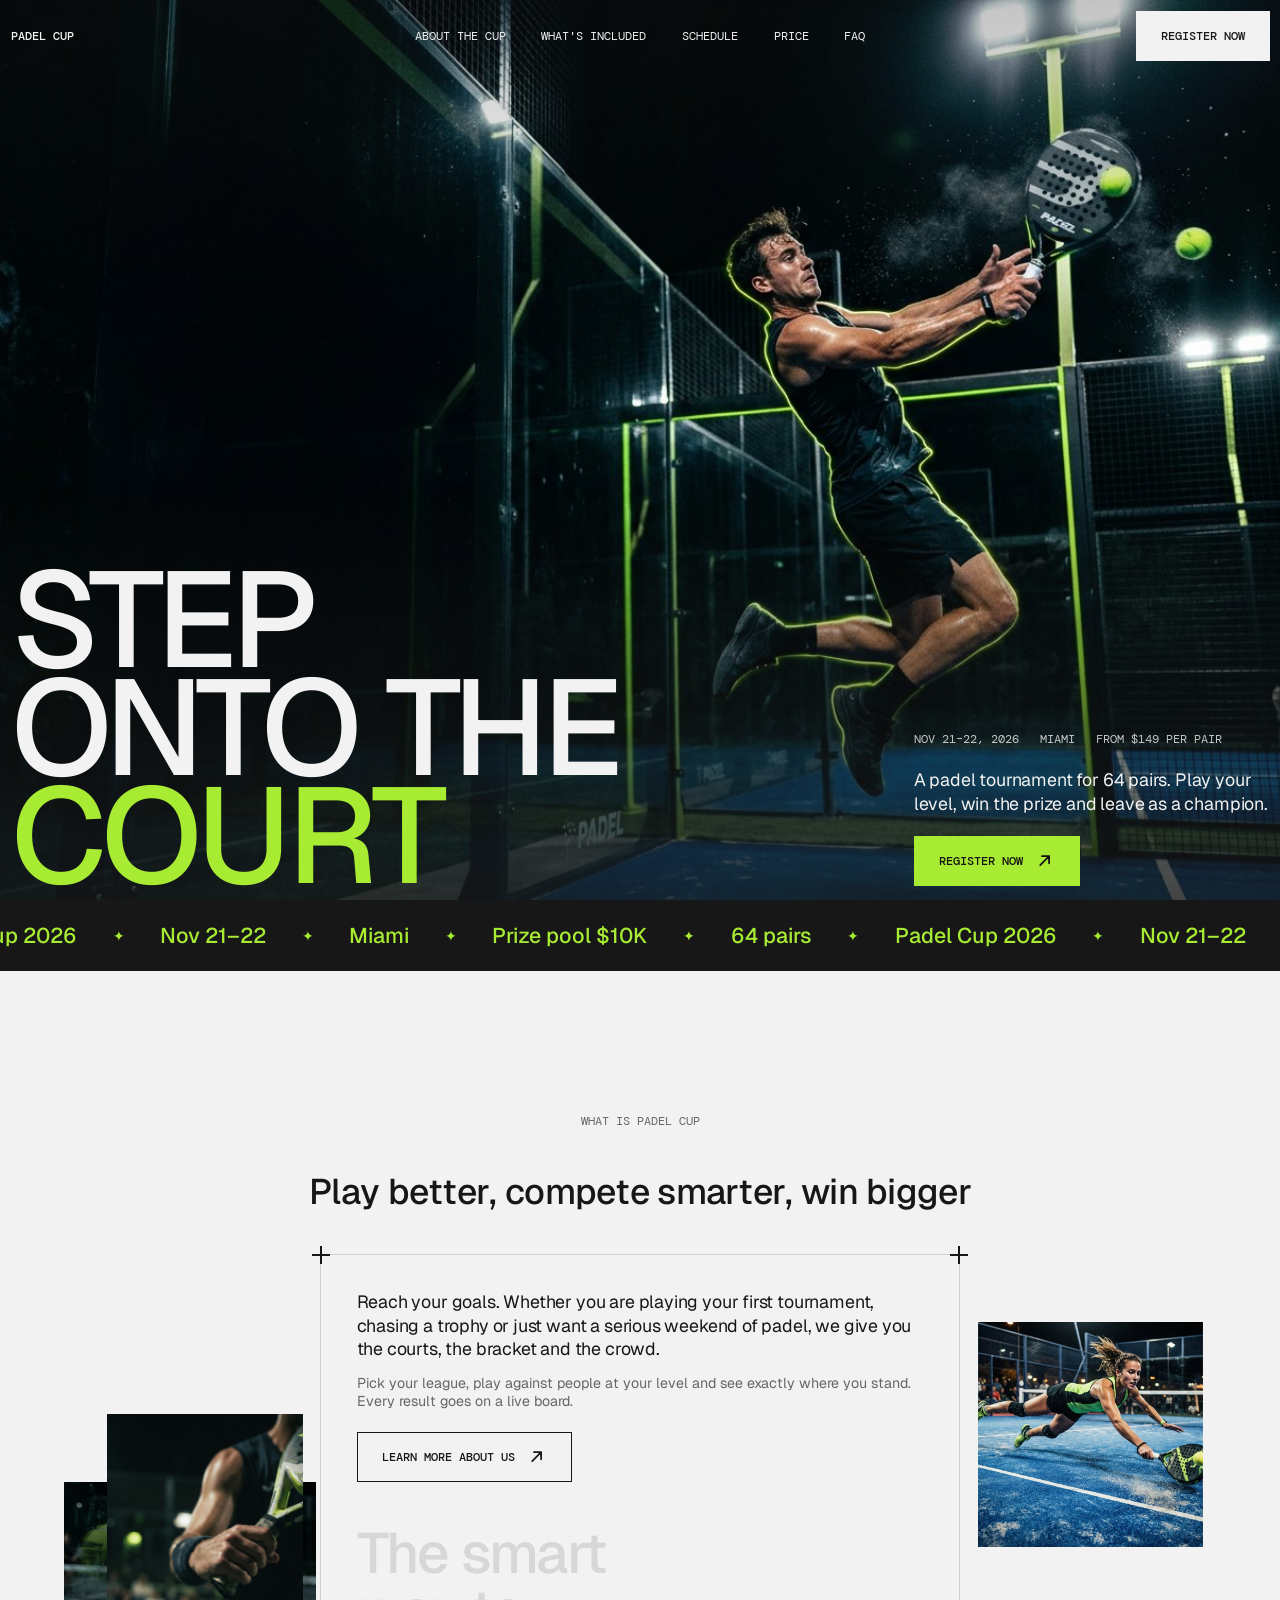
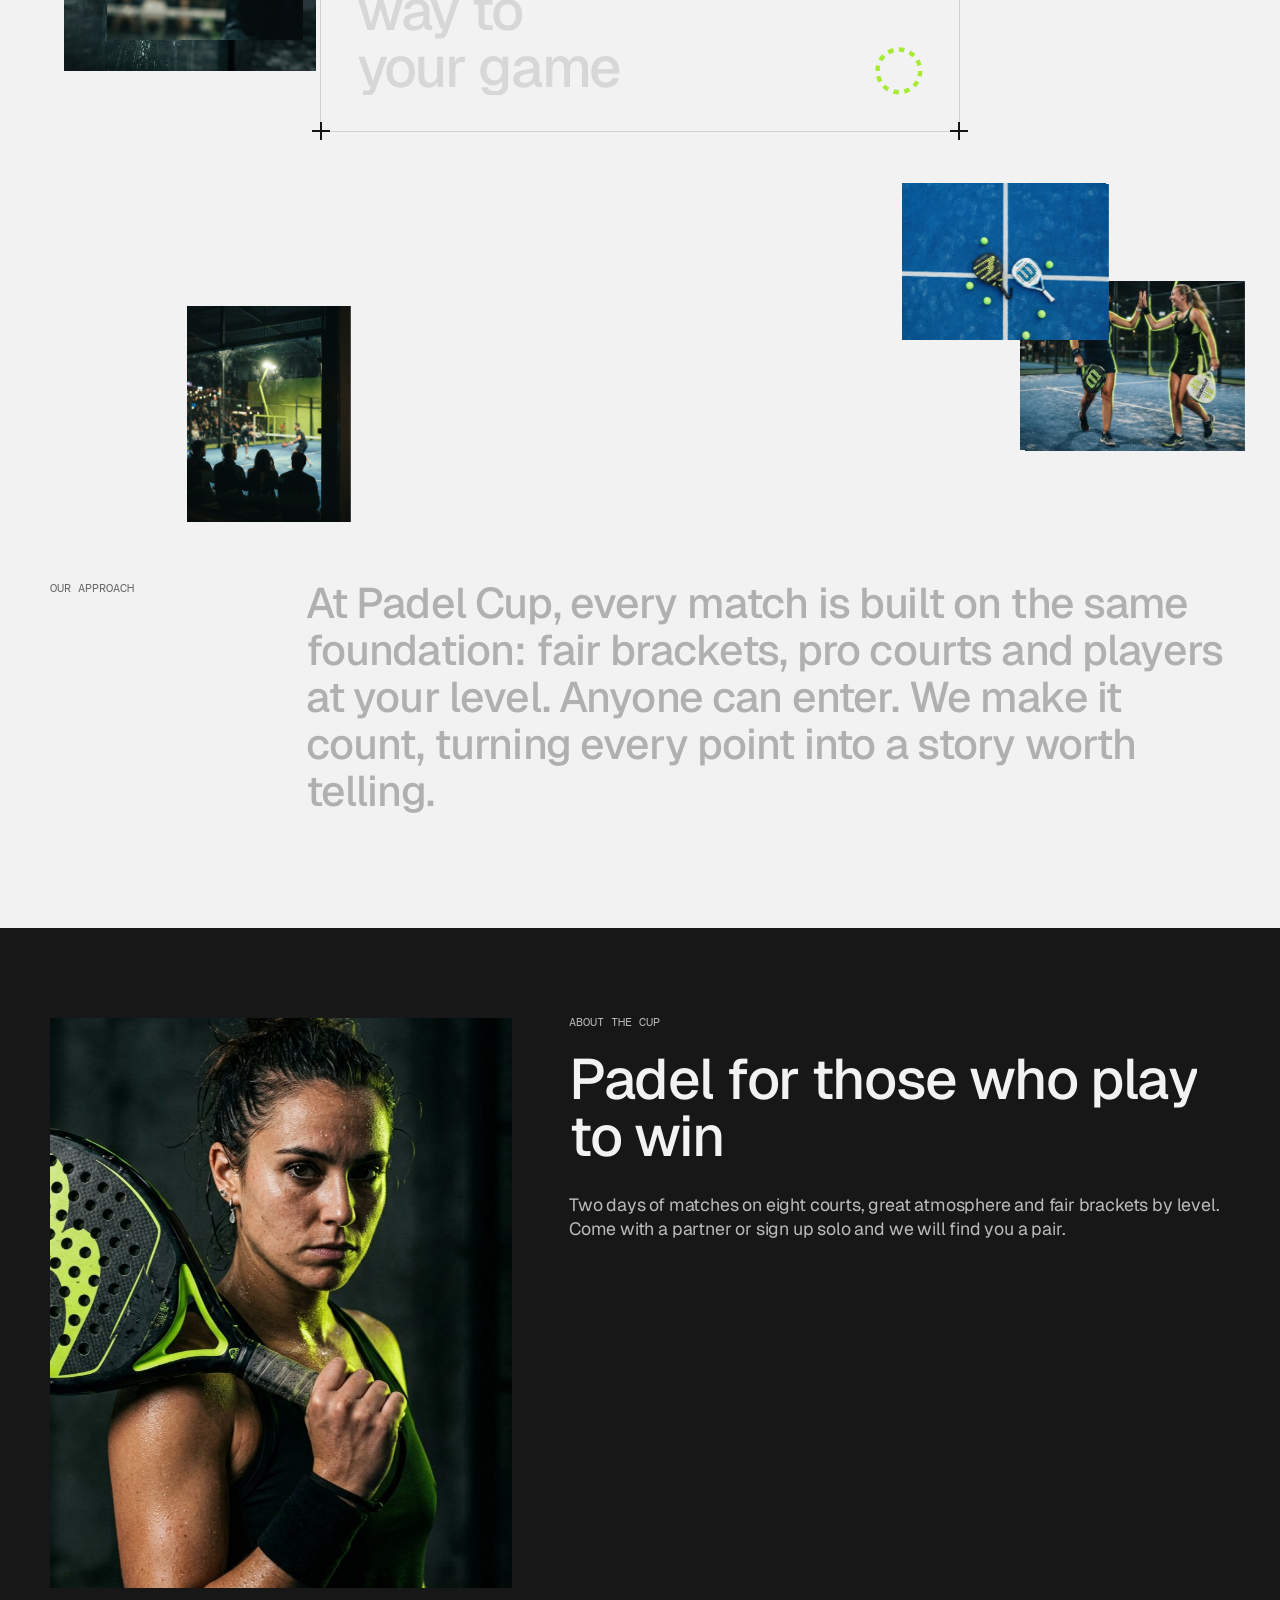
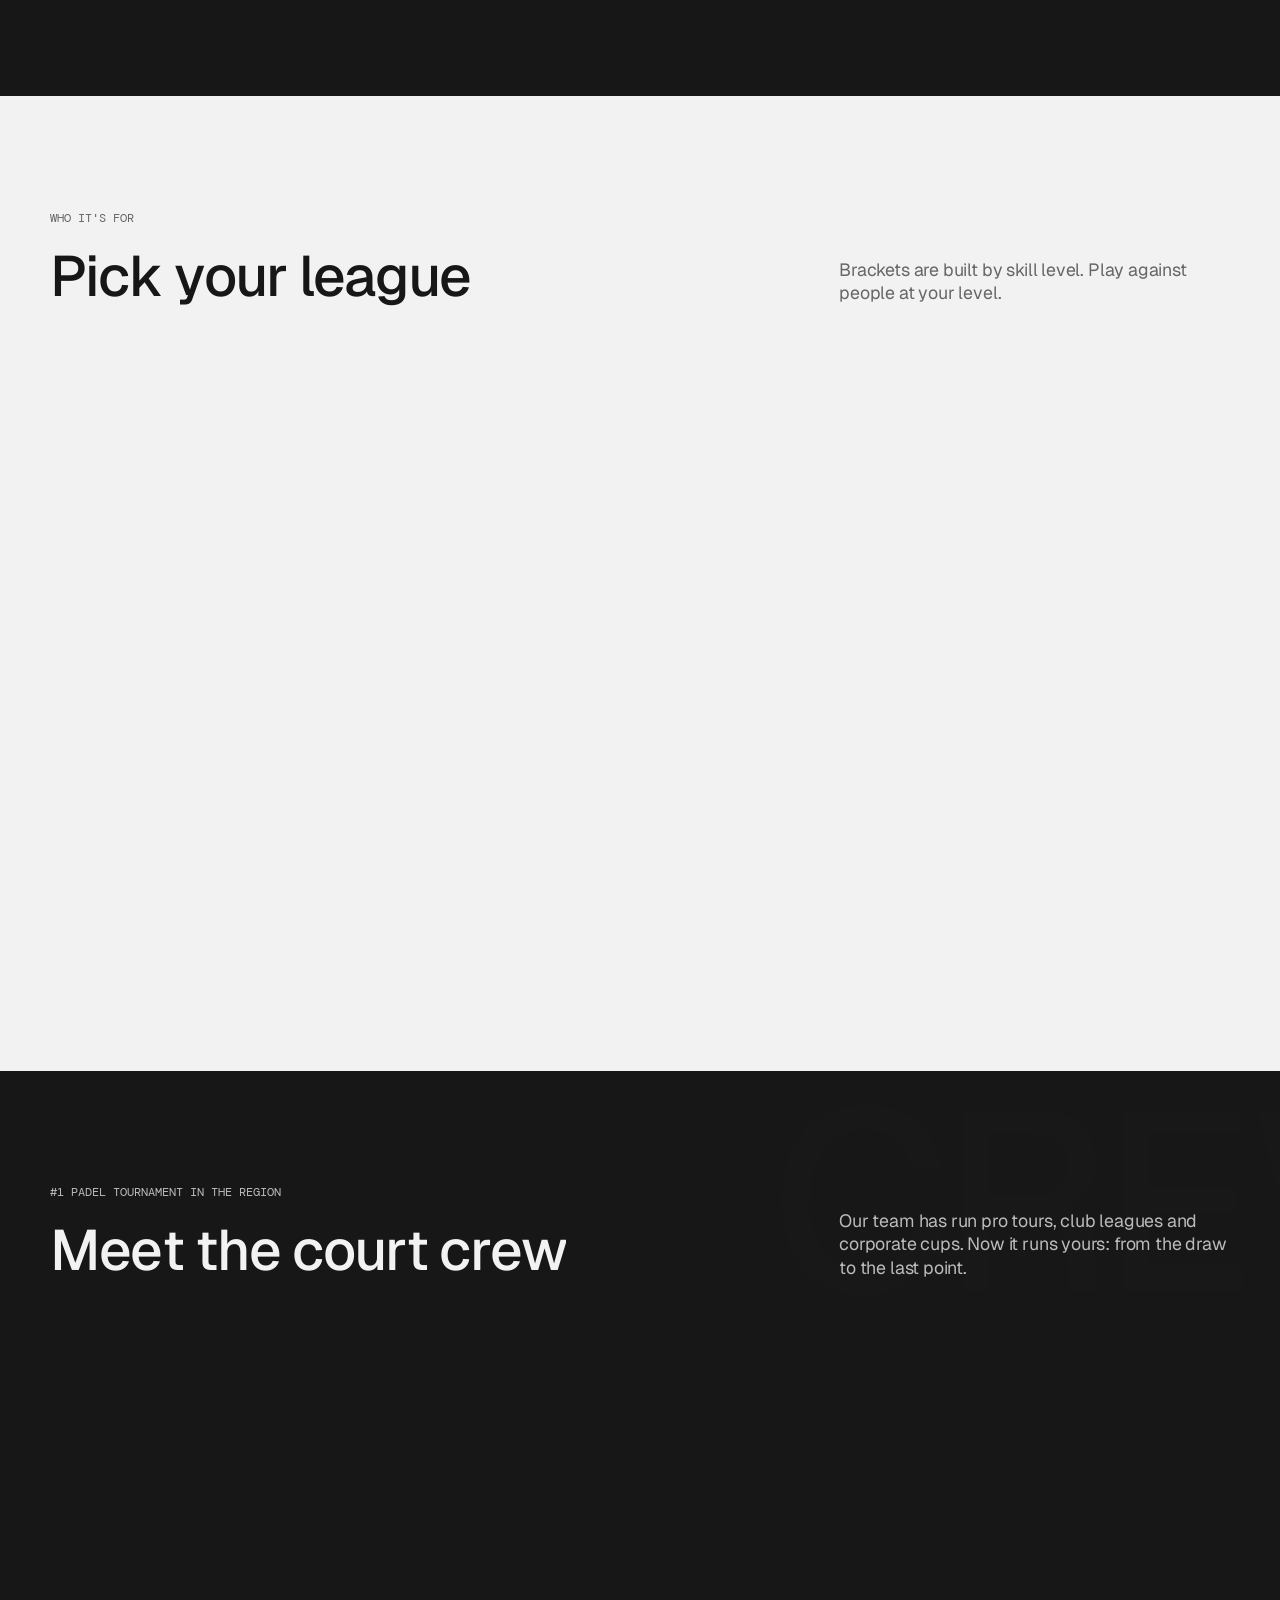
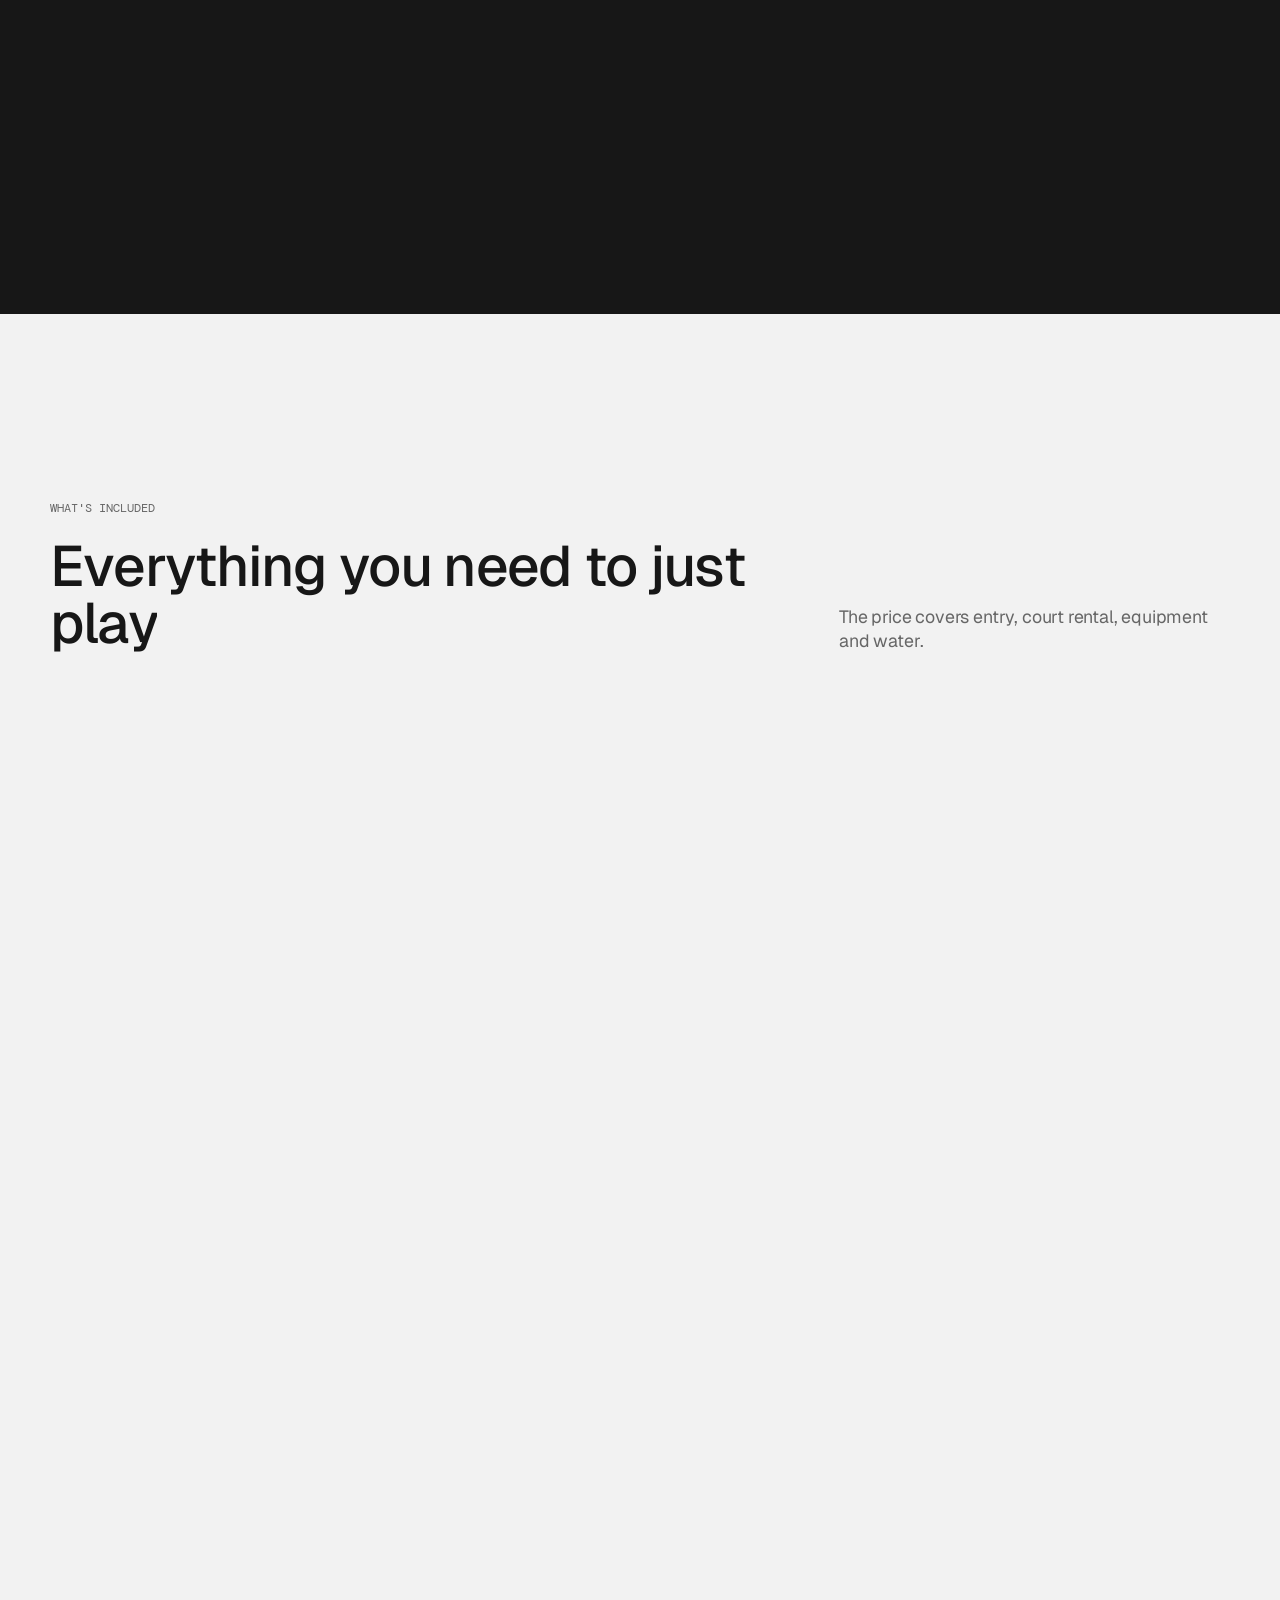
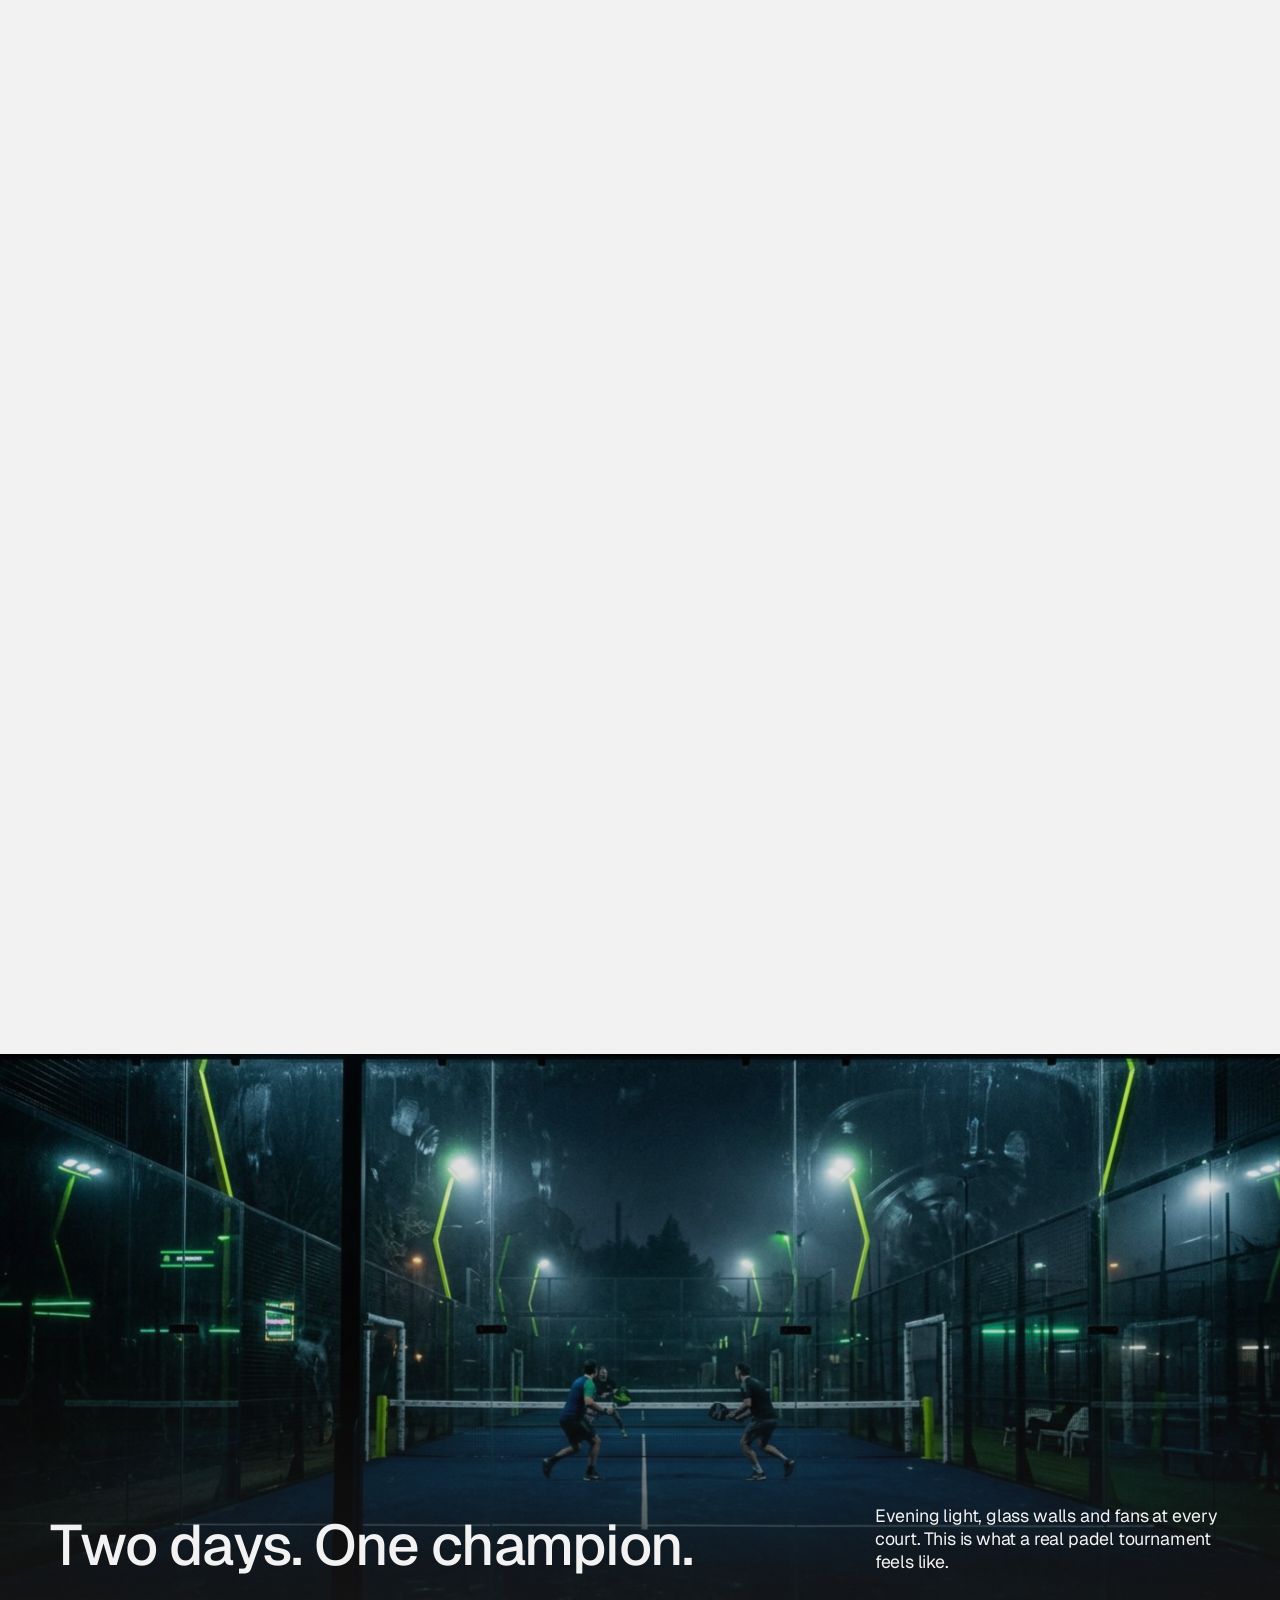
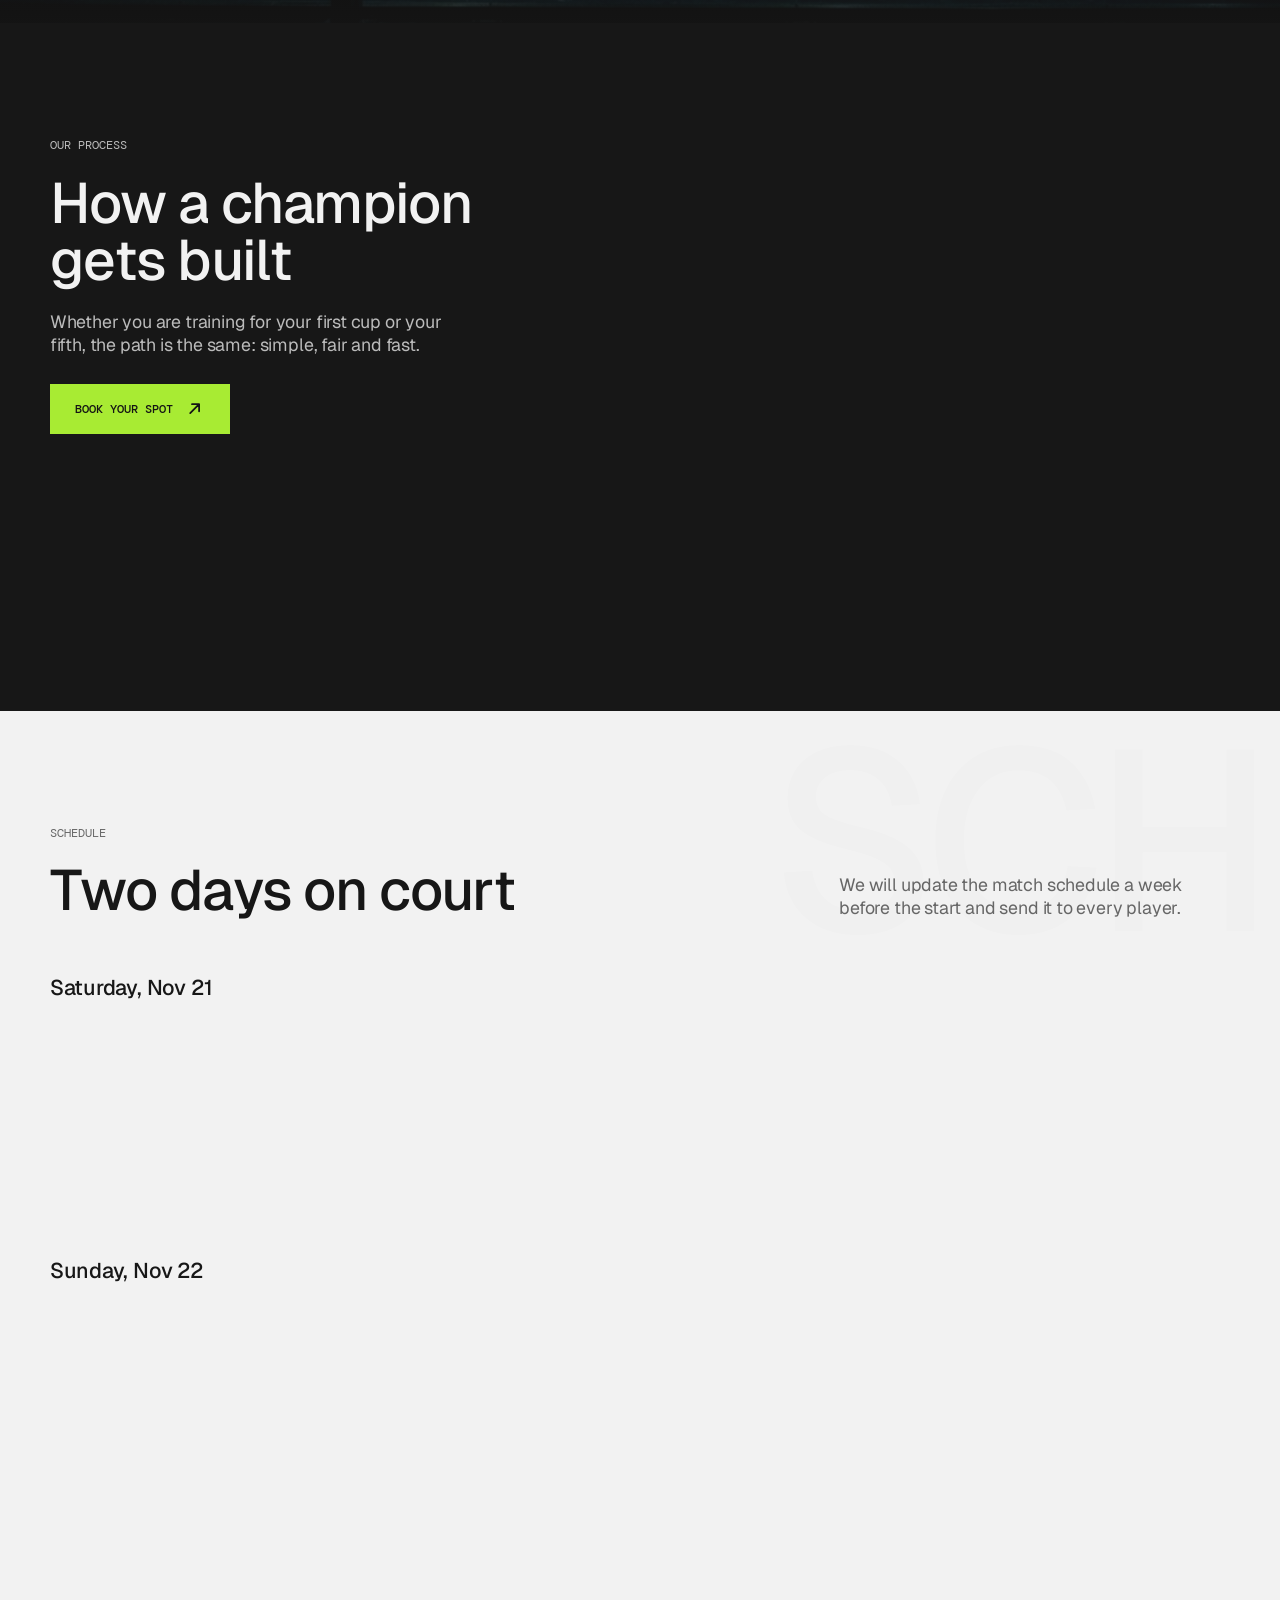
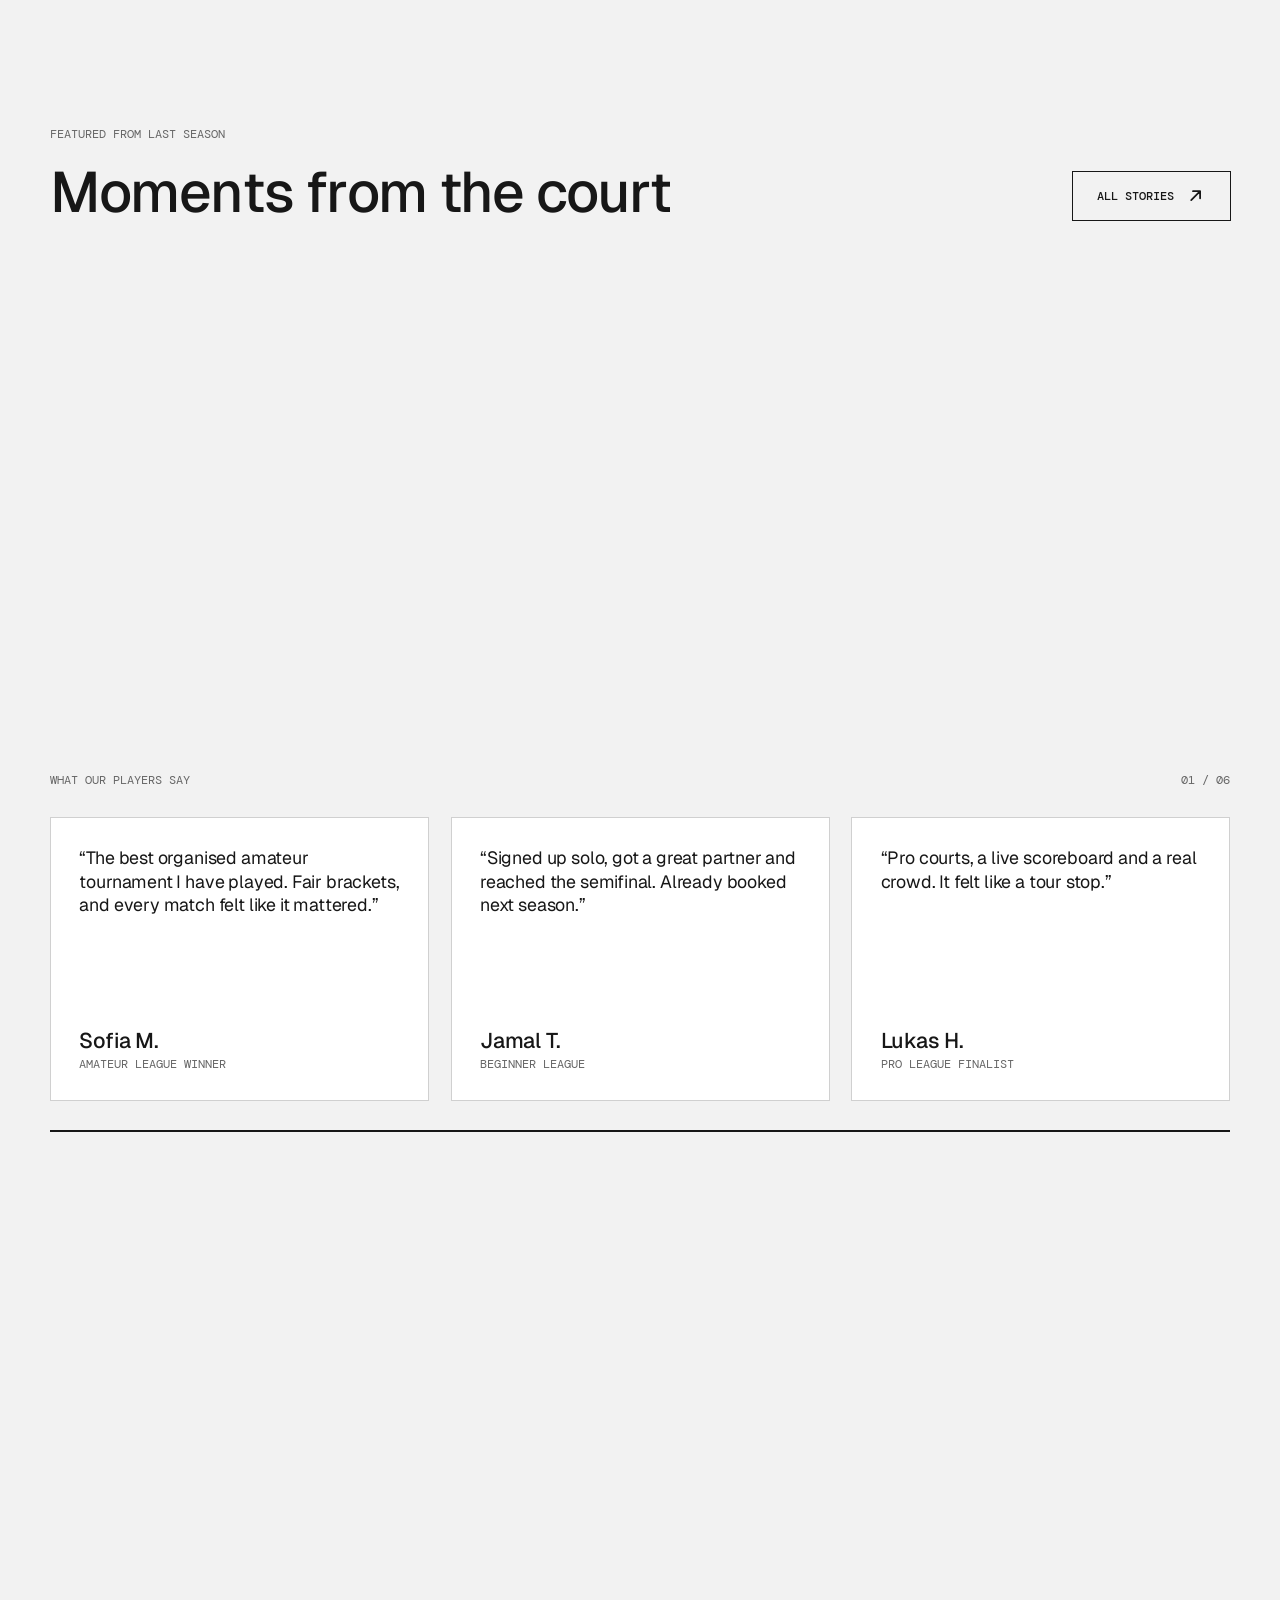
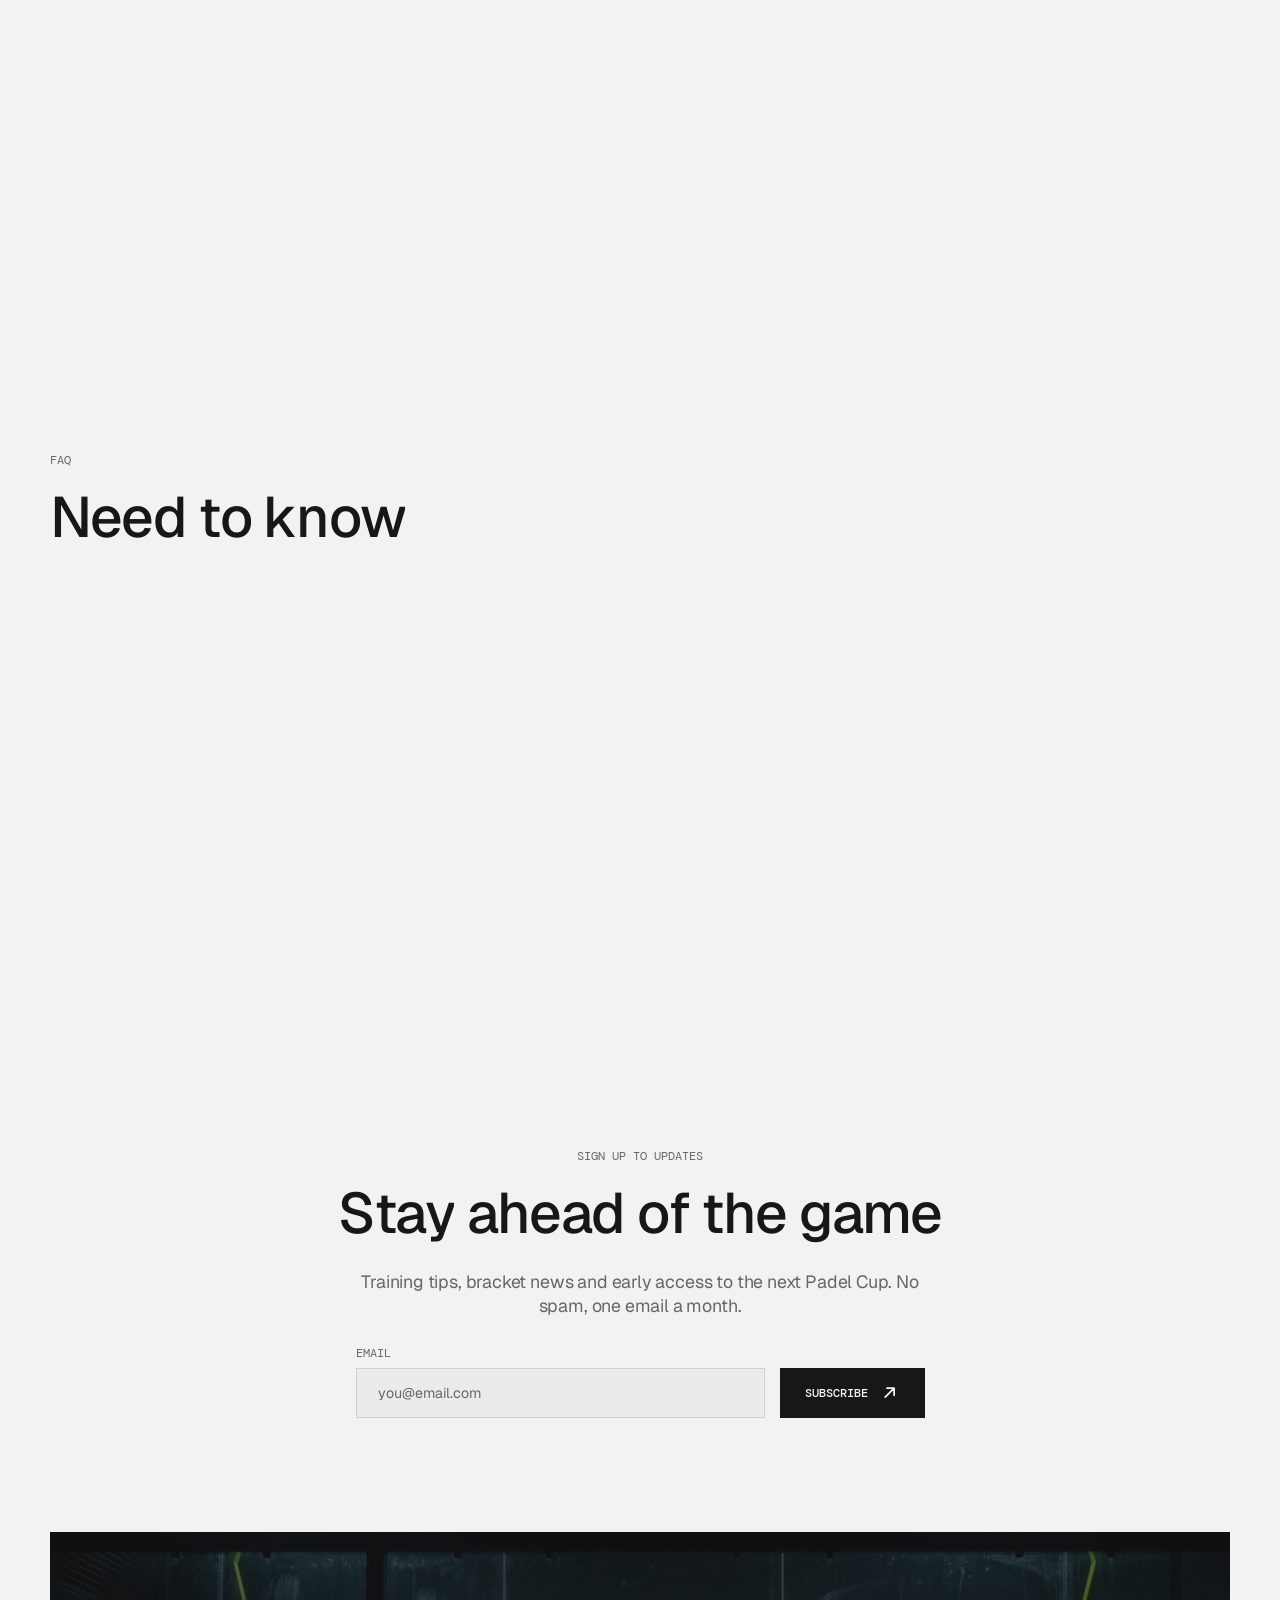
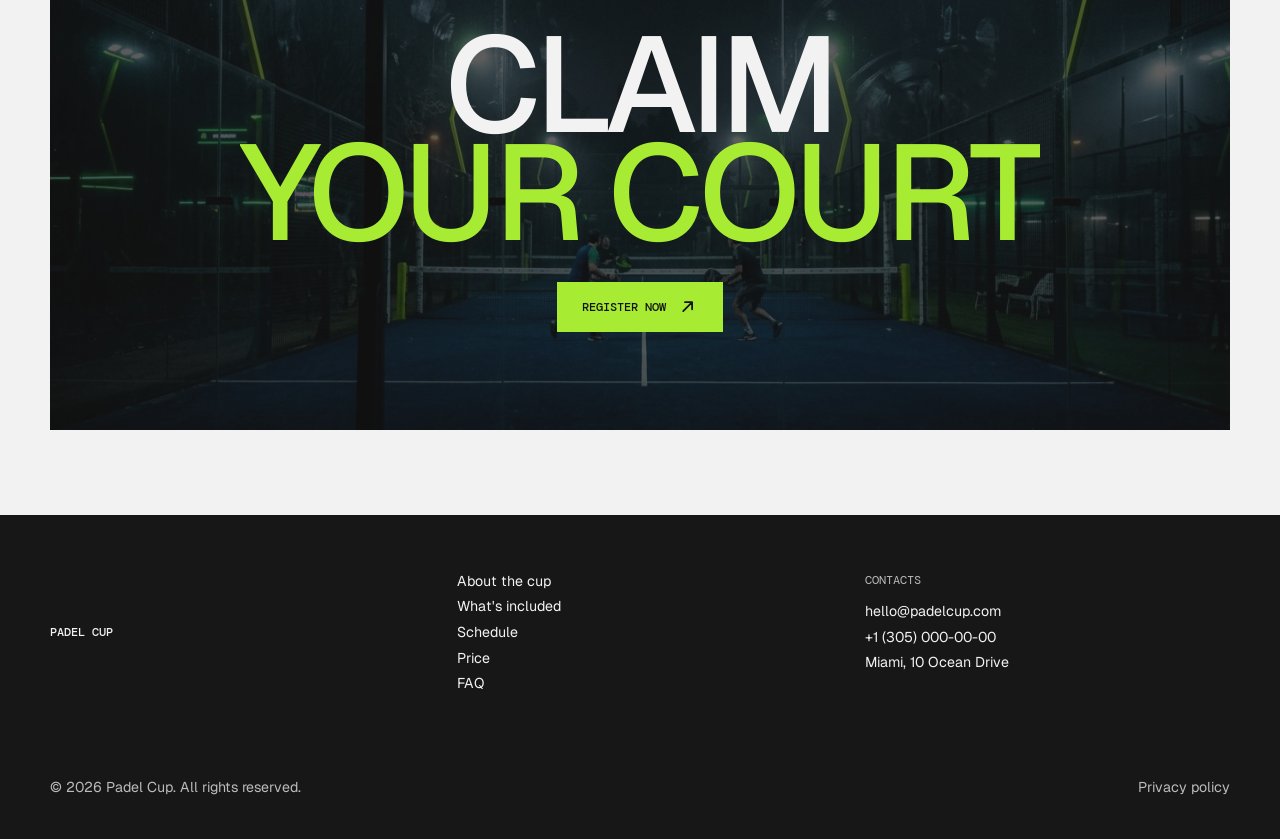
<file: index.html>
<!doctype html>
<html lang="en">
<head>
<meta charset="utf-8">
<meta name="viewport" content="width=device-width, initial-scale=1">
<title>Padel Cup — Step onto the court</title>
<meta name="description" content="Padel Cup: a two-day padel tournament for 64 pairs. Nov 21–22, 2026, Miami.">
<link rel="preconnect" href="https://fonts.googleapis.com">
<link rel="preconnect" href="https://fonts.gstatic.com" crossorigin>
<link href="https://fonts.googleapis.com/css2?family=DM+Mono:wght@400;500&family=Geist:wght@400;500;600&display=swap" rel="stylesheet">
<link rel="stylesheet" href="styles.css?v=14">
</head>
<body class="is-loading">

<!-- Preloader -->
<div class="preloader dark" id="preloader" aria-hidden="true">
  <div class="pre-count"><span id="preNum">000</span><i>%</i></div>
  <div class="pre-ball"></div>
  <div class="pre-label">Padel Cup 2026</div>
</div>

<!-- Header -->
<header class="header dark" id="header">
  <a class="logo" href="#top" data-scroll><span>Padel Cup</span></a>
  <nav class="nav">
    <a href="#about" data-scroll>About the cup</a>
    <a href="#included" data-scroll>What's included</a>
    <a href="#schedule" data-scroll>Schedule</a>
    <a href="#price" data-scroll>Price</a>
    <a href="#faq" data-scroll>FAQ</a>
  </nav>
  <button class="btn btn-white" data-open-popup><span>Register now</span></button>
</header>

<main id="top">

<!-- Rally background (ball trajectory) -->
<div class="rally" id="rally" aria-hidden="true"></div>

<!-- HERO -->
<section class="hero dark" id="hero">
  <div class="hero-bg"><img src="assets/img/hero.jpg" alt="Padel player in mid-air smash at night"></div>
  <div class="hero-shade"></div>
  <div class="hero-curtain"></div>
  <div class="hero-bottom">
    <div class="hero-row">
      <h1 class="display">
        <span class="ln"><span>Step</span></span>
        <span class="ln"><span>onto the</span></span>
        <span class="ln"><span class="lime">court</span></span>
      </h1>
      <div class="hero-aside" data-hero-fade>
        <p class="mono meta"><span>Nov 21–22, 2026</span><span>Miami</span><span>From $149 per pair</span></p>
        <p class="lead">A padel tournament for 64 pairs. Play your level, win the prize and leave as a champion.</p>
        <button class="btn btn-mag" data-open-popup><span>Register now</span><svg class="ar" viewBox="0 0 24 24"><path d="M7 17L17 7M9 7h8v8"/></svg></button>
      </div>
    </div>
  </div>
</section>

<!-- Lime strip -->
<div class="strip dark" aria-hidden="true">
  <div class="s-track" id="stripTrack">
    <div class="s-group"><span>Padel Cup 2026</span><i>✦</i><span>Nov 21–22</span><i>✦</i><span>Miami</span><i>✦</i><span>Prize pool $10K</span><i>✦</i><span>64 pairs</span><i>✦</i></div>
    <div class="s-group"><span>Padel Cup 2026</span><i>✦</i><span>Nov 21–22</span><i>✦</i><span>Miami</span><i>✦</i><span>Prize pool $10K</span><i>✦</i><span>64 pairs</span><i>✦</i></div>
  </div>
</div>

<!-- INTRO collage -->
<section class="intro" id="about">
  <figure class="win reveal c-photo" style="--l:5.00%;--t:30.37%;--w:19.65%;--r:283/212" data-speed="0.22"><img src="assets/img/c1.jpg" alt=""></figure>
  <figure class="win reveal c-photo" style="--l:8.33%;--t:61.30%;--w:15.28%;--r:220/254" data-speed="0.34"><img src="assets/img/c2.jpg" alt=""></figure>
  <figure class="win reveal c-photo" style="--l:76.39%;--t:12.96%;--w:17.57%;--r:253/253" data-speed="0.28"><img src="assets/img/c3.jpg" alt=""></figure>
  <figure class="win reveal c-photo" style="--l:79.65%;--t:51.85%;--w:17.57%;--r:253/190" data-speed="0.40"><img src="assets/img/c4.jpg" alt=""></figure>
  <figure class="win reveal c-photo" style="--l:14.58%;--t:87.04%;--w:12.78%;--r:184/242" data-speed="0.18"><img src="assets/img/c5.jpg" alt=""></figure>
  <figure class="win reveal c-photo" style="--l:70.49%;--t:83.43%;--w:16.18%;--r:233/175" data-speed="0.32"><img src="assets/img/c6.jpg" alt=""></figure>

  <p class="mono eyebrow center" data-reveal>What is Padel Cup</p>
  <h2 class="h2 center" data-split>Play better, compete smarter, win bigger</h2>
  <div class="frame" data-reveal>
    <i class="plus tl"></i><i class="plus tr"></i><i class="plus bl"></i><i class="plus br"></i>
    <p class="lead-l">Reach your goals. Whether you are playing your first tournament, chasing a trophy or just want a serious weekend of padel, we give you the courts, the bracket and the crowd.</p>
    <p class="body-m muted">Pick your league, play against people at your level and see exactly where you stand. Every result goes on a live board.</p>
    <a class="btn btn-ghost" href="#included" data-scroll><span>Learn more about us</span><svg class="ar" viewBox="0 0 24 24"><path d="M7 17L17 7M9 7h8v8"/></svg></a>
    <div class="giant" aria-hidden="true"><span>The smart</span><span>way to</span><span>your game</span></div>
    <svg class="ring" id="ring" viewBox="0 0 56 56"><circle cx="28" cy="28" r="24" pathLength="24"/></svg>
  </div>
</section>

<!-- Statement -->
<section class="statement">
  <p class="mono eyebrow">Our approach</p>
  <p class="state-text scrub" id="scrub">At Padel Cup, every match is built on the same foundation: fair brackets, pro courts and players at your level. Anyone can enter. We make it count, turning every point into a story worth telling.</p>
</section>

<!-- About -->
<section class="about dark">
  <figure class="win reveal portrait" data-speed="0.05"><img src="assets/img/portrait.jpg" alt="Padel player with racket on shoulder"></figure>
  <div class="about-c">
    <p class="mono eyebrow" data-reveal>About the cup</p>
    <h2 class="h1" data-split>Padel for those who play to win</h2>
    <p class="lead-l muted" data-reveal>Two days of matches on eight courts, great atmosphere and fair brackets by level. Come with a partner or sign up solo and we will find you a pair.</p>
    <div class="stats">
      <div class="stat" data-scrub="card" style="--i:0"><b data-count="64">64</b><span>pairs competing</span></div>
      <div class="stat" data-scrub="card" style="--i:1"><b data-count="8">8</b><span>courts in play</span></div>
      <div class="stat" data-scrub="card" style="--i:2"><b data-count="2">2</b><span>days of matches</span></div>
      <div class="stat" data-scrub="card" style="--i:3"><b data-count="10" data-prefix="$" data-suffix="K">$10K</b><span>prize pool</span></div>
    </div>
  </div>
</section>

<!-- Levels -->
<section class="sec" id="levels">
  <div class="sec-head">
    <div><p class="mono eyebrow" data-reveal>Who it's for</p><h2 class="h1" data-split>Pick your league</h2></div>
    <p class="lead-l muted narrow" data-reveal>Brackets are built by skill level. Play against people at your level.</p>
  </div>
  <div class="league" id="league">
    <div class="lg-tabs" role="tablist" aria-label="Leagues">
      <button class="lg-tab on" role="tab" aria-selected="true" data-i="0" data-scrub="row" style="--i:0"><span class="mono">01</span><b class="h2">Beginner</b><span class="body-m">New to the racket and want to feel real matches against equals.</span></button>
      <button class="lg-tab" role="tab" aria-selected="false" data-i="1" data-scrub="row" style="--i:1"><span class="mono">02</span><b class="h2">Amateur</b><span class="body-m">You play regularly, understand tactics and hold the rally.</span></button>
      <button class="lg-tab" role="tab" aria-selected="false" data-i="2" data-scrub="row" style="--i:2"><span class="mono">03</span><b class="h2">Pro</b><span class="body-m">Confident shots, glass play and tournament experience. Ready to fight for the trophy.</span></button>
    </div>
    <div class="lg-panel" role="tabpanel" data-scrub="card">
      <div class="lg-top"><span class="mono" id="lgNum">League 01 / 03</span><div class="lg-lv" id="lgLv"><i></i><i></i><i></i></div></div>
      <h3 class="h1" id="lgTitle">Beginner</h3>
      <dl class="lg-rows">
        <div class="lg-row"><dt class="mono">Pairs in bracket</dt><dd id="lgPairs">24</dd><i class="lg-bar"><u id="lgPairsB"></u></i></div>
        <div class="lg-row"><dt class="mono">Average rally</dt><dd id="lgRally">6 shots</dd><i class="lg-bar"><u id="lgRallyB"></u></i></div>
        <div class="lg-row"><dt class="mono">League prize</dt><dd id="lgPrize">$1K</dd><i class="lg-bar"><u id="lgPrizeB"></u></i></div>
        <div class="lg-row"><dt class="mono">Spots left</dt><dd id="lgSpots">4</dd><i class="lg-bar"><u id="lgSpotsB"></u></i></div>
        <div class="lg-row"><dt class="mono">Match format</dt><dd id="lgFormat" class="lg-text">One set to 6 games</dd></div>
      </dl>
      <button class="btn btn-mag" id="lgCta" data-open-popup data-level="Beginner"><span id="lgCtaT">Register as Beginner</span><svg class="ar" viewBox="0 0 24 24"><path d="M7 17L17 7M9 7h8v8"/></svg></button>
    </div>
  </div>
</section>

<!-- Crew -->
<section class="sec dark" id="crew">
  <div class="ghost" data-ghost>Crew</div>
  <div class="sec-head">
    <div><p class="mono eyebrow" data-reveal>#1 padel tournament in the region</p><h2 class="h1" data-split>Meet the court crew</h2></div>
    <p class="lead-l muted narrow" data-reveal>Our team has run pro tours, club leagues and corporate cups. Now it runs yours: from the draw to the last point.</p>
  </div>
  <div class="cards3 crew">
    <article class="crew-card dark" data-scrub="media" style="--i:0"><div class="win" data-speed="0.03"><img src="assets/img/crew1.jpg" alt="Marco Reyes"></div><div class="crew-txt"><span class="mono">Head coach</span><h3 class="h3">Marco Reyes</h3></div></article>
    <article class="crew-card dark" data-scrub="media" style="--i:1"><div class="win" data-speed="0.03"><img src="assets/img/crew2.jpg" alt="Elena Park"></div><div class="crew-txt"><span class="mono">Chief referee</span><h3 class="h3">Elena Park</h3></div></article>
    <article class="crew-card dark" data-scrub="media" style="--i:2"><div class="win" data-speed="0.03"><img src="assets/img/crew3.jpg" alt="Dan Cole"></div><div class="crew-txt"><span class="mono">Tournament director</span><h3 class="h3">Dan Cole</h3></div></article>
  </div>
</section>

<!-- Included -->
<section class="sec" id="included">
  <div class="pin">
  <div class="sec-head">
    <div><p class="mono eyebrow" data-reveal>What's included</p><h2 class="h1 wide" data-split>Everything you need to just play</h2></div>
    <p class="lead-l muted narrow" data-reveal>The price covers entry, court rental, equipment and water.</p>
  </div>
  <div class="cards4">
    <article class="feat" data-step="card" style="--i:0"><b>001</b><div><h3 class="h3">Entry</h3><p class="body-m">Bracket matches, referees and a live scoreboard on every court.</p></div></article>
    <article class="feat" data-step="card" style="--i:1"><b>002</b><div><h3 class="h3">Court rental</h3><p class="body-m">Pro glass courts with evening lighting for both days.</p></div></article>
    <article class="feat" data-step="card" style="--i:2"><b>003</b><div><h3 class="h3">Equipment</h3><p class="body-m">Rackets and balls for anyone who arrives without their own.</p></div></article>
    <article class="feat" data-step="card" style="--i:3"><b>004</b><div><h3 class="h3">Water</h3><p class="body-m">Refill stations and bottled water at every court.</p></div></article>
  </div>
  </div>
</section>

<!-- Gallery band -->
<section class="band dark">
  <div class="band-bg"><img src="assets/img/band.jpg" alt="Padel courts at night"></div>
  <div class="band-shade"></div>
  <h2 class="h1" data-split>Two days. One champion.</h2>
  <p class="body-l" data-reveal>Evening light, glass walls and fans at every court. This is what a real padel tournament feels like.</p>
</section>

<!-- Process -->
<section class="sec process dark" id="process">
  <div class="proc-l">
    <p class="mono eyebrow" data-reveal>Our process</p>
    <h2 class="h1" data-split>How a champion gets built</h2>
    <p class="lead-l muted" data-reveal>Whether you are training for your first cup or your fifth, the path is the same: simple, fair and fast.</p>
    <button class="btn btn-mag" data-open-popup><span>Book your spot</span><svg class="ar" viewBox="0 0 24 24"><path d="M7 17L17 7M9 7h8v8"/></svg></button>
  </div>
  <div class="steps">
    <article class="step" data-step style="--i:0"><b>01</b><div><h3 class="h3">Register</h3><p class="body-m muted">Sign up with a partner or solo and pick your league.</p></div></article>
    <article class="step" data-step style="--i:1"><b>02</b><div><h3 class="h3">Get matched</h3><p class="body-m muted">We build balanced pairs and seed the bracket by level.</p></div></article>
    <article class="step" data-step style="--i:2"><b>03</b><div><h3 class="h3">Play the groups</h3><p class="body-m muted">Three matches on pro courts to find your rhythm.</p></div></article>
    <article class="step" data-step style="--i:3"><b>04</b><div><h3 class="h3">Fight for the cup</h3><p class="body-m muted">Knockouts, semifinals and a final under the lights.</p></div></article>
  </div>
</section>

<!-- Schedule -->
<section class="sec" id="schedule">
  <div class="ghost" data-ghost>Schedule</div>
  <div class="sec-head">
    <div><p class="mono eyebrow" data-reveal>Schedule</p><h2 class="h1" data-split>Two days on court</h2></div>
    <p class="lead-l muted narrow" data-reveal>We will update the match schedule a week before the start and send it to every player.</p>
  </div>
  <div class="days">
    <div class="day">
      <h3 class="h3" data-reveal>Saturday, Nov 21</h3>
      <div class="row" data-scrub="row"><b>10:00</b><span class="rt">Check-in and draw</span><span class="rd">Pick up your number, shirt and match schedule.</span></div>
      <div class="row" data-scrub="row"><b>11:00</b><span class="rt">Group stage</span><span class="rd">Three group matches to warm up and find your rhythm.</span></div>
      <div class="row" data-scrub="row"><b>17:00</b><span class="rt">Evening matches and masterclass</span><span class="rd">A coach shows how to play off the glass and at the net.</span></div>
    </div>
    <div class="day">
      <h3 class="h3" data-reveal>Sunday, Nov 22</h3>
      <div class="row" data-scrub="row"><b>11:00</b><span class="rt">Playoffs</span><span class="rd">Group winners move into the knockout bracket.</span></div>
      <div class="row" data-scrub="row"><b>15:00</b><span class="rt">Semifinals and finals</span><span class="rd">The fight for the cup in every league.</span></div>
      <div class="row" data-scrub="row"><b>19:00</b><span class="rt">Awards and after-party</span><span class="rd">Prizes, court photos and music into the night.</span></div>
    </div>
  </div>
</section>

<!-- Recap + quotes -->
<section class="sec" id="recap">
  <div class="sec-head">
    <div><p class="mono eyebrow" data-reveal>Featured from last season</p><h2 class="h1" data-split>Moments from the court</h2></div>
    <a class="btn btn-ghost" href="#recap" data-scroll><span>All stories</span><svg class="ar" viewBox="0 0 24 24"><path d="M7 17L17 7M9 7h8v8"/></svg></a>
  </div>
  <div class="cards2">
    <article class="recap" data-scrub="media" style="--i:0"><div class="win zoom" data-speed="0.02"><img src="assets/img/recap1.jpg" alt="Winners with a trophy"></div><p class="mono pair"><span>Cup Series</span><span>Nov 2025</span></p><h3 class="h3">Pro league final: a 3-set thriller</h3></article>
    <article class="recap" data-scrub="media" style="--i:1"><div class="win zoom" data-speed="0.02"><img src="assets/img/recap2.jpg" alt="Indoor padel arena"></div><p class="mono pair"><span>Open Day</span><span>Sep 2025</span></p><h3 class="h3">Two hundred players, eight courts, one night</h3></article>
  </div>
  <div class="car-head" data-reveal>
    <p class="mono eyebrow">What our players say</p>
    <div class="car-ctrl">
      <span class="mono car-count" id="carCount" aria-live="polite">01 / 06</span>
    </div>
  </div>
  <div class="car" id="car" data-cursor="Drag" tabindex="0" data-reveal role="region" aria-roledescription="carousel" aria-label="Player reviews">
    <div class="car-track" id="carTrack">
      <blockquote class="quote" aria-roledescription="slide"><p class="body-l">“The best organised amateur tournament I have played. Fair brackets, and every match felt like it mattered.”</p><footer><b class="h3">Sofia M.</b><span class="mono">Amateur league winner</span></footer></blockquote>
      <blockquote class="quote" aria-roledescription="slide"><p class="body-l">“Signed up solo, got a great partner and reached the semifinal. Already booked next season.”</p><footer><b class="h3">Jamal T.</b><span class="mono">Beginner league</span></footer></blockquote>
      <blockquote class="quote" aria-roledescription="slide"><p class="body-l">“Pro courts, a live scoreboard and a real crowd. It felt like a tour stop.”</p><footer><b class="h3">Lukas H.</b><span class="mono">Pro league finalist</span></footer></blockquote>
      <blockquote class="quote" aria-roledescription="slide"><p class="body-l">“Level matching works: every game was close, and the referees were spot on.”</p><footer><b class="h3">Maria K.</b><span class="mono">Amateur league</span></footer></blockquote>
      <blockquote class="quote" aria-roledescription="slide"><p class="body-l">“Glass courts under the lights are unreal. We brought the whole team and we are back next year.”</p><footer><b class="h3">Tom R.</b><span class="mono">Corporate team</span></footer></blockquote>
      <blockquote class="quote" aria-roledescription="slide"><p class="body-l">“Smooth check-in, a live bracket on my phone and free water on every court. Zero stress.”</p><footer><b class="h3">Dana L.</b><span class="mono">Beginner league</span></footer></blockquote>
    </div>
  </div>
  <div class="car-bar" aria-hidden="true"><i id="carBar"></i></div>
</section>

<!-- Pricing -->
<section class="sec" id="price">
  <div class="price-card dark" data-scrub="card">
    <div class="price-l">
      <p class="mono eyebrow">Price</p>
      <div class="price-n" data-count="149" data-prefix="$">$149</div>
      <p class="lead-l">per pair. $75 per player, all included.</p>
      <div class="spots"><p class="mono">12 of 64 spots left</p><div class="track"><i id="spotsFill"></i></div></div>
      <button class="btn btn-mag" data-open-popup><span>Register now</span><svg class="ar" viewBox="0 0 24 24"><path d="M7 17L17 7M9 7h8v8"/></svg></button>
    </div>
    <ul class="price-r">
      <li data-scrub="row"><i class="chk"></i>Tournament entry</li>
      <li data-scrub="row"><i class="chk"></i>Court rental for two days</li>
      <li data-scrub="row"><i class="chk"></i>Equipment: rackets and balls</li>
      <li data-scrub="row"><i class="chk"></i>Drinking water</li>
    </ul>
  </div>
</section>

<!-- FAQ -->
<section class="sec faq-sec" id="faq">
  <div class="faq-l"><p class="mono eyebrow" data-reveal>FAQ</p><h2 class="h1" data-split>Need to know</h2></div>
  <div class="faq" id="faq-list">
    <div class="qa open" data-scrub="row"><button class="q" aria-expanded="true"><span class="h3">Do I need a partner?</span><i class="pm"></i></button><div class="a"><p class="body-m muted">No, we will match you with a partner of your level. Sign up solo and the organizers will build a balanced pair before the start.</p></div></div>
    <div class="qa" data-scrub="row" style="--i:1"><button class="q" aria-expanded="false"><span class="h3">What should I bring?</span><i class="pm"></i></button><div class="a"><p class="body-m muted">Just sportswear and court shoes. We provide rackets and balls on site.</p></div></div>
    <div class="qa" data-scrub="row" style="--i:2"><button class="q" aria-expanded="false"><span class="h3">Can I get a refund?</span><i class="pm"></i></button><div class="a"><p class="body-m muted">Full refund up to seven days before the start. After that we move your entry to the next tournament.</p></div></div>
    <div class="qa" data-scrub="row" style="--i:3"><button class="q" aria-expanded="false"><span class="h3">I'm a beginner. Is it for me?</span><i class="pm"></i></button><div class="a"><p class="body-m muted">Yes, there is a separate beginner league: you only play people at your level.</p></div></div>
  </div>
</section>

<!-- Newsletter -->
<section class="sec news">
  <p class="mono eyebrow center" data-reveal>Sign up to updates</p>
  <h2 class="h1 center" data-split>Stay ahead of the game</h2>
  <p class="lead-l muted center narrow-c" data-reveal>Training tips, bracket news and early access to the next Padel Cup. No spam, one email a month.</p>
  <form class="news-form" id="newsForm" novalidate data-reveal>
    <label class="field"><span class="mono">Email</span><input type="email" name="email" placeholder="you@email.com" autocomplete="email"><em class="err mono"></em></label>
    <button class="btn" type="submit"><span>Subscribe</span><svg class="ar" viewBox="0 0 24 24"><path d="M7 17L17 7M9 7h8v8"/></svg></button>
  </form>
</section>

<!-- Final CTA -->
<section class="final-wrap">
  <div class="final dark">
    <div class="final-bg"><img src="assets/img/band.jpg" alt=""></div>
    <h2 class="display center" data-split-lines><span class="ln"><span>Claim</span></span><span class="ln"><span class="lime">your court</span></span></h2>
    <button class="btn btn-mag" data-open-popup><span>Register now</span><svg class="ar" viewBox="0 0 24 24"><path d="M7 17L17 7M9 7h8v8"/></svg></button>
  </div>
</section>

</main>

<footer class="footer dark">
  <div class="foot-top">
    <a class="logo" href="#top" data-scroll><span>Padel Cup</span></a>
    <ul class="foot-nav"><li><a href="#about" data-scroll>About the cup</a></li><li><a href="#included" data-scroll>What's included</a></li><li><a href="#schedule" data-scroll>Schedule</a></li><li><a href="#price" data-scroll>Price</a></li><li><a href="#faq" data-scroll>FAQ</a></li></ul>
    <div class="foot-c"><p class="mono">Contacts</p><p>hello@padelcup.com</p><p>+1 (305) 000-00-00</p><p>Miami, 10 Ocean Drive</p></div>
  </div>
  <div class="foot-bot"><p class="muted">© 2026 Padel Cup. All rights reserved.</p><a class="muted" href="#top">Privacy policy</a></div>
</footer>

<!-- POPUP -->
<div class="popup" id="popup" aria-hidden="true" role="dialog" aria-modal="true" aria-labelledby="pTitle">
  <div class="p-overlay" data-close></div>
  <div class="modal dark">
    <button class="p-close" data-close aria-label="Close"><svg viewBox="0 0 24 24"><path d="M6 6l12 12M18 6L6 18"/></svg></button>
    <form class="p-form" id="regForm" novalidate>
      <div class="p-head"><h2 class="h2" id="pTitle">Tournament registration</h2><p class="body-m muted">Leave your contacts and the organizer will confirm your entry within a day.</p></div>
      <label class="field"><span class="mono">Name</span><input name="name" type="text" placeholder="How should we call you" autocomplete="name"><em class="err mono"></em></label>
      <div class="field"><span class="mono">Skill level</span>
        <div class="levels" role="radiogroup" aria-label="Skill level">
          <button type="button" class="lv" role="radio" aria-checked="false" data-v="Beginner">Beginner</button>
          <button type="button" class="lv on" role="radio" aria-checked="true" data-v="Amateur">Amateur</button>
          <button type="button" class="lv" role="radio" aria-checked="false" data-v="Pro">Pro</button>
        </div>
      </div>
      <label class="field"><span class="mono">Contact</span><input name="contact" type="text" placeholder="Email or phone" autocomplete="email"><em class="err mono"></em></label>
      <button class="btn btn-full" type="submit"><span>Submit</span><svg class="ar" viewBox="0 0 24 24"><path d="M7 17L17 7M9 7h8v8"/></svg></button>
      <p class="body-m muted small">By clicking the button you agree to the privacy policy.</p>
    </form>
    <div class="p-ok" id="regOk" hidden>
      <div class="ok-badge"><svg viewBox="0 0 48 48"><path id="okPath" d="M10 25l9 9L38 14"/></svg></div>
      <h2 class="h2">You are in</h2>
      <p class="body-l muted">We will contact you within a day to confirm your entry. See you on the court.</p>
      <div class="chips"><span class="chip on">Nov 21–22, 2026</span><span class="chip">Miami</span></div>
      <button class="btn btn-ghost btn-full" data-close><span>Close</span></button>
    </div>
  </div>
</div>

<script src="assets/vendor/lenis.min.js"></script>
<script src="app.js?v=25"></script>
</body>
</html>
</file>
<file: styles.css>
/* Padel Cup — styles. Palette checked with APCA (see README). 1rem = 16px at 1440 */
:root{
  --ease:cubic-bezier(.16,1,.3,1);
  /* light */
  --bg:#F2F2F2; --fg:#171717; --mut:#666666; --bd:#D0D0D0; --sf:#FFFFFF; --sf2:#EBEBEB;
  --ac:#171717; --ac-h:#333333; --ac-p:#4D4D4D; --on-ac:#F5F5F5; --err:#C42B15;
  --lime:#A8EB33;
}
.dark{
  --bg:#171717; --fg:#F2F2F2; --mut:#BBBBBB; --bd:#4A4A4A; --sf:#1F1F1F; --sf2:#272727;
  --ac:#A8EB33; --ac-h:#B8F24D; --ac-p:#C6F576; --on-ac:#141414; --err:#FF9A8A;
}
*{box-sizing:border-box;margin:0;padding:0}
html{font-size:calc(100vw / 90);-webkit-text-size-adjust:100%}
@media (min-width:1900px){html{font-size:21px}}
@media (max-width:900px){html{font-size:15px}}
body{background:#F2F2F2;color:#171717;font:400 1rem/1.3 'Geist',system-ui,sans-serif;-webkit-font-smoothing:antialiased;overflow-x:hidden}
body.is-loading{overflow:hidden}
img{display:block;max-width:100%}
a{color:inherit;text-decoration:none}
button{font:inherit;color:inherit;background:none;border:0;cursor:pointer}
ul{list-style:none}
.muted{color:var(--mut)}
.center{text-align:center}
.lime{color:var(--lime)}

/* lenis */
html.lenis,html.lenis body{height:auto}
.lenis.lenis-smooth{scroll-behavior:auto!important}
.lenis.lenis-stopped{overflow:hidden}

/* type */
.mono{font:400 .875rem/1.3 'DM Mono',ui-monospace,monospace;text-transform:uppercase;letter-spacing:0}
.eyebrow{color:var(--mut)}
.display{font:500 9.5rem/.8 'Geist',sans-serif;letter-spacing:-.04em;text-transform:uppercase}
.h1{font:500 4rem/1 'Geist',sans-serif;letter-spacing:-.03em}
.h2{font:500 2.5rem/1.1 'Geist',sans-serif;letter-spacing:-.02em}
.h3{font:500 1.5rem/1.1 'Geist',sans-serif;letter-spacing:-.01em}
.lead-l,.body-l{font:400 1.25rem/1.3 'Geist',sans-serif;letter-spacing:-.01em}
.body-m{font:400 1rem/1.3 'Geist',sans-serif}
.small{font-size:.875rem}

/* buttons */
.btn{display:inline-flex;align-items:center;justify-content:center;gap:.75rem;height:3.5rem;padding:0 1.75rem;background:var(--ac);color:var(--on-ac);font:500 .875rem/1 'DM Mono',monospace;text-transform:uppercase;transition:background .4s var(--ease),color .4s var(--ease),border-color .4s var(--ease);will-change:transform;position:relative}
.btn:hover{background:var(--ac-h)}
.btn:active{background:var(--ac-p)}
.btn .ar{width:1.5rem;height:1.5rem;fill:none;stroke:currentColor;stroke-width:2;stroke-linecap:round;stroke-linejoin:round;transition:transform .5s var(--ease)}
.btn:hover .ar{transform:translate(.2rem,-.2rem)}
.btn-ghost{background:transparent;color:var(--fg);box-shadow:inset 0 0 0 1px var(--fg)}
.btn-ghost:hover{background:var(--fg);color:var(--bg)}
.btn-ghost:active{background:var(--fg);color:var(--bg);opacity:.85}
.btn-white{background:#F2F2F2;color:#171717;height:3.5rem}
.btn-white:hover{background:#FFFFFF}
.btn-full{width:100%}
.btn:focus-visible,.lv:focus-visible,.q:focus-visible,.p-close:focus-visible,input:focus-visible{outline:2px solid var(--fg);outline-offset:3px}
.dark .btn:focus-visible{outline-color:#F2F2F2}

/* preloader */
.preloader{position:fixed;inset:0;z-index:200;background:#171717;color:#F2F2F2;display:flex;align-items:flex-end;justify-content:space-between;padding:3.5rem;transition:clip-path 1.2s var(--ease);clip-path:inset(0 0 0 0)}
.preloader.done{clip-path:inset(0 0 100% 0)}
.pre-count{font:500 11rem/.8 'Geist';letter-spacing:-.05em;display:flex;align-items:flex-start}
.pre-count i{font-style:normal;font-size:3rem;margin:.6rem 0 0 .5rem;color:#BBBBBB}
.pre-ball{position:absolute;left:50%;top:50%;width:1.25rem;height:1.25rem;margin:-.625rem;background:var(--lime);border-radius:50%;animation:preball 1.1s var(--ease) infinite alternate}
@keyframes preball{from{transform:translateY(-3rem)}to{transform:translateY(3rem)}}
.pre-label{font:400 .875rem 'DM Mono';text-transform:uppercase;color:#BBBBBB}

/* header */
.header{position:fixed;top:0;left:0;right:0;z-index:100;display:grid;grid-template-columns:1fr auto 1fr;align-items:center;padding:.75rem;color:var(--fg);transition:transform .7s var(--ease),background .5s var(--ease),color .5s var(--ease);opacity:0}
body.ready .header{opacity:1;transition:opacity 1s var(--ease) .6s,transform .7s var(--ease),background .5s var(--ease),color .5s var(--ease)}
.header.is-hidden{transform:translateY(-110%)}
.header.is-light{background:rgba(242,242,242,.96);box-shadow:0 1px 0 #D0D0D0}
.header .btn-white{justify-self:end}
.header.is-light .btn-white{background:#171717;color:#F5F5F5}
.logo{display:inline-flex;align-items:center;gap:.5rem;font:500 .875rem 'DM Mono';text-transform:uppercase}
.logo-dot{width:1rem;height:1rem;border-radius:50%;background:var(--lime);display:block}
.header.is-light .logo-dot{box-shadow:0 0 0 2px #171717}
.nav{display:flex;gap:2.5rem}
.nav a{font:400 .875rem 'DM Mono';text-transform:uppercase;position:relative;padding:.25rem 0}
.nav a::after{content:'';position:absolute;left:0;right:0;bottom:0;height:1px;background:currentColor;transform:scaleX(0);transform-origin:right;transition:transform .6s var(--ease)}
.nav a:hover::after{transform:scaleX(1);transform-origin:left}

/* hero */
main{position:relative}
.hero{position:relative;height:max(100vh,46rem);overflow:hidden;background:#171717;color:var(--fg);z-index:2}
.hero-bg{position:absolute;inset:0}
.hero-bg img{width:100%;height:100%;object-fit:cover;object-position:60% 40%;transform:scale(1.18);transition:transform 2.4s var(--ease)}
body.ready .hero-bg img{transform:scale(1)}
.hero-shade{position:absolute;inset:0;background:linear-gradient(180deg,rgba(23,23,23,.25) 0%,rgba(23,23,23,0) 30%,rgba(23,23,23,0) 55%,rgba(23,23,23,.78) 100%)}
.hero-curtain{position:absolute;inset:0;background:#171717;opacity:1;transition:opacity 1.6s var(--ease) .1s;pointer-events:none}
body.ready .hero-curtain{opacity:0}
.hero-bottom{position:absolute;left:0;right:0;bottom:0;display:flex;flex-direction:column;gap:1.5rem}
.hero-row{display:flex;justify-content:space-between;align-items:flex-end;padding:0 .75rem .75rem}
.ln{display:block;overflow:hidden;padding-bottom:.06em;margin-bottom:-.06em}
.ln>span{display:block;transform:translateY(112%);transition:transform 1.4s var(--ease)}
.ln:nth-child(2)>span{transition-delay:.12s}.ln:nth-child(3)>span{transition-delay:.24s}
body.ready .hero .ln>span{transform:none;transition-delay:calc(.7s + var(--d,0s))}
body.ready .hero .ln:nth-child(2)>span{--d:.12s}body.ready .hero .ln:nth-child(3)>span{--d:.24s}
.hero-aside{width:25rem;display:flex;flex-direction:column;gap:1.5rem;padding-bottom:.25rem}
.hero-aside .meta{color:rgba(242,242,242,.8);display:flex;flex-wrap:wrap;gap:.25rem 1.5rem}
.hero-aside .lead{font:400 1.25rem/1.3 'Geist';letter-spacing:-.01em;color:#F2F2F2}
.hero-aside .btn{align-self:flex-start}
[data-hero-fade]{opacity:0;transform:translateY(2rem);transition:opacity 1.2s var(--ease),transform 1.2s var(--ease)}
body.ready [data-hero-fade]{opacity:1;transform:none;transition-delay:1.5s}
.partners{display:flex;align-items:center;gap:3rem;background:#F2F2F2;color:#171717;padding:1.25rem .75rem;overflow:hidden}
.partners .p-label{color:#666666;white-space:nowrap}
.p-mask{flex:1;overflow:hidden}
.p-track{display:flex;width:max-content;will-change:transform}
.p-group{display:flex;gap:6rem;padding-right:6rem;flex-shrink:0}
.p-group span{font:500 .875rem 'DM Mono';text-transform:uppercase;white-space:nowrap;letter-spacing:.02em}

/* strip */
.strip{background:#171717;color:var(--ac);overflow:hidden;height:5rem;display:flex;align-items:center;position:relative;z-index:2}
.s-track{display:flex;width:max-content;will-change:transform}
.s-group{display:flex;align-items:center;gap:2.5rem;padding-right:2.5rem;flex-shrink:0;font:500 1.5rem/1 'Geist';white-space:nowrap}
.s-group i{font-style:normal;font-size:1rem}

/* rally */
.rally{position:absolute;left:0;width:100%;z-index:1;pointer-events:none}
.rally-cv{position:fixed;left:0;top:0;pointer-events:none}

/* section base */
section{position:relative}
.sec{padding:8rem 3.5rem;z-index:2;overflow-x:clip}
.sec-head{display:flex;justify-content:space-between;align-items:flex-end;gap:3rem;margin-bottom:4rem}
.sec-head .eyebrow{margin-bottom:1.5rem}
.sec-head .h1{max-width:46rem}
.sec-head .h1.wide{max-width:50rem}
.narrow{width:27.5rem;flex-shrink:0}
.narrow-c{max-width:40rem}
.cards3{display:grid;grid-template-columns:repeat(3,1fr);gap:1.5rem}
.cards4{display:grid;grid-template-columns:repeat(4,1fr);gap:1.5rem}
.cards2{display:grid;grid-template-columns:repeat(2,1fr);gap:1.5rem}

/* reveal */
[data-reveal]{opacity:0;transform:translateY(1.75rem);transition:opacity 1s var(--ease),transform 1.1s var(--ease);transition-delay:calc(var(--i,0)*100ms)}
[data-reveal].in{opacity:1;transform:none}
.sp .w{display:inline-block;overflow:hidden;vertical-align:top;padding-bottom:.14em;margin-bottom:-.14em}
.sp .ch{display:inline-block;transform:translateY(112%);transition:transform 1s var(--ease);transition-delay:calc(var(--c)*var(--step,24ms))}
.sp.in .ch{transform:none}
.win{position:relative;overflow:hidden;will-change:transform}
.win img{position:absolute;left:0;top:-12%;width:100%;height:124%;object-fit:cover;will-change:transform;scale:1;transition:scale 1.4s var(--ease)}
.win.reveal{clip-path:inset(100% 0 0 0);transition:clip-path 1.5s var(--ease)}
.win.reveal.in{clip-path:inset(0 0 0 0)}
.win.reveal img{scale:1.3}
.win.reveal.in img{scale:1}

/* intro */
.intro{padding:10rem 3.5rem 15rem;display:flex;flex-direction:column;align-items:center;gap:3rem;min-height:79rem;z-index:2}
.c-photo{position:absolute;left:var(--l);top:var(--t);width:var(--w);aspect-ratio:var(--r);z-index:3;margin:0}
.intro .h2{max-width:47rem;position:relative;z-index:4}
.intro .eyebrow{position:relative;z-index:4}
.frame{position:relative;z-index:4;width:45rem;border:1px solid var(--bd);padding:2.5rem;background:var(--bg);display:flex;flex-direction:column;gap:1rem;align-items:flex-start}
.frame .btn{margin-top:.5rem}
.plus{position:absolute;width:1.25rem;height:1.25rem}
.plus::before,.plus::after{content:'';position:absolute;background:#171717}
.plus::before{left:50%;top:0;bottom:0;width:1.5px;margin-left:-.75px}
.plus::after{top:50%;left:0;right:0;height:1.5px;margin-top:-.75px}
.plus.tl{left:-.625rem;top:-.625rem}.plus.tr{right:-.625rem;top:-.625rem}.plus.bl{left:-.625rem;bottom:-.625rem}.plus.br{right:-.625rem;bottom:-.625rem}
.giant{margin-top:2rem;display:flex;flex-direction:column;font:500 4rem/1 'Geist';letter-spacing:-.03em;color:rgba(23,23,23,.12);user-select:none}
.giant span{display:block;overflow:hidden}
.ring{position:absolute;right:2.5rem;bottom:2.5rem;width:3.5rem;height:3.5rem}
.ring circle{fill:none;stroke:var(--lime);stroke-width:5;stroke-dasharray:1 1;stroke-linecap:butt}

/* statement */
.statement{display:grid;grid-template-columns:14rem 1fr;gap:4rem;padding:6rem 3.5rem 8rem;z-index:2}
.state-text{font:500 3rem/1.1 'Geist';letter-spacing:-.02em;max-width:66rem}
.scrub .w{color:#B0B0B0;display:inline}
.state-text.is-done .w{color:#171717}

/* about */
.about{display:grid;grid-template-columns:32.5rem 1fr;gap:4rem;padding:6rem 3.5rem 8rem;z-index:2;align-items:stretch}
.portrait{aspect-ratio:520/640;margin:0;position:sticky;top:5rem;height:fit-content;align-self:start}
.about-c{display:flex;flex-direction:column;gap:2rem}
.about-c .eyebrow{margin-bottom:-.5rem}
.stats{display:grid;grid-template-columns:1fr 1fr;gap:1.5rem}
.stat{background:var(--sf);border:1px solid var(--bd);padding:2rem;display:flex;flex-direction:column;gap:.5rem}
.stat b{font:500 4rem/1 'Geist';letter-spacing:-.03em;font-variant-numeric:tabular-nums}
.stat span{color:var(--mut)}

/* levels */
.level{background:var(--sf2);padding:2rem;height:20rem;display:flex;flex-direction:column;justify-content:space-between}
.bars{display:flex;gap:.5rem}
.bars i{width:3.5rem;height:.5rem;background:var(--bd);position:relative;overflow:hidden}
.bars i::after{content:'';position:absolute;inset:0;background:#171717;transform:scaleX(0);transform-origin:left;transition:transform 1.1s var(--ease) .5s}
.level-unused[data-bars="1"].in .bars i:nth-child(-n+1)::after,.level-unused[data-bars="2"].in .bars i:nth-child(-n+2)::after,.level-unused[data-bars="3"].in .bars i:nth-child(-n+3)::after{transform:none}
.level .h2{margin-bottom:.75rem}
.level{transition:background .5s var(--ease),opacity 1s var(--ease),transform 1.1s var(--ease)}

/* league comparison */
.league{display:grid;grid-template-columns:.85fr 1.15fr;gap:1.5rem;align-items:stretch}
.lg-tabs{display:flex;flex-direction:column}
.lg-tab{display:grid;grid-template-columns:3rem 1fr;grid-template-rows:auto auto;column-gap:1rem;row-gap:.5rem;text-align:left;padding:2rem;background:var(--sf2);color:var(--fg);margin-top:-1px;flex:1;align-content:center;transition:background .6s var(--ease),color .6s var(--ease),opacity 1s var(--ease),transform 1.1s var(--ease);box-shadow:inset 0 0 0 1px var(--bd)}
.lg-tab:first-child{margin-top:0}
.lg-tab .mono{grid-row:1/3;color:var(--mut);padding-top:.6rem;transition:color .6s var(--ease)}
.lg-tab .h2{display:block}
.lg-tab .body-m{color:var(--mut);transition:color .6s var(--ease)}
.lg-tab:hover:not(.on){background:#E0E0E0}
.lg-tab.on{background:#171717;color:#F2F2F2;box-shadow:none}
.lg-tab.on .mono,.lg-tab.on .body-m{color:#BBBBBB}
.lg-panel{background:var(--sf);border:1px solid var(--bd);padding:3rem;display:flex;flex-direction:column;gap:2rem}
.lg-top{display:flex;justify-content:space-between;align-items:center}
.lg-top .mono{color:var(--mut)}
.lg-lv{display:flex;gap:.5rem}
.lg-lv i{width:3.5rem;height:.5rem;background:var(--bd);position:relative;overflow:hidden}
.lg-lv i::after{content:'';position:absolute;inset:0;background:var(--ac);transform:scaleX(0);transform-origin:left;transition:transform .8s var(--ease)}
.lg-lv i.on::after{transform:none}
.lg-rows{display:flex;flex-direction:column}
.lg-row{display:grid;grid-template-columns:11rem 8rem 1fr;align-items:center;gap:1.5rem;padding:1.25rem 0;border-top:1px solid var(--bd)}
.lg-row dt{color:var(--mut)}
.lg-row dd{font:500 1.5rem/1.1 'Geist';letter-spacing:-.01em;font-variant-numeric:tabular-nums}
.lg-row .lg-text{grid-column:2/4}
.lg-bar{display:block;height:.5rem;background:var(--bd);position:relative;overflow:hidden}
.lg-bar u{position:absolute;inset:0;background:var(--ac);transform-origin:left;transform:scaleX(var(--v,0));transition:transform .9s var(--ease)}
.lg-panel .btn{align-self:flex-start;margin-top:auto}
.swap{animation:swap .7s var(--ease)}
@keyframes swap{from{opacity:0;transform:translateY(1rem)}to{opacity:1;transform:none}}

/* crew */
.ghost{position:absolute;left:3.5rem;top:2rem;font:500 18rem/.8 'Geist';letter-spacing:-.05em;text-transform:uppercase;color:rgba(23,23,23,.07);white-space:nowrap;pointer-events:none;will-change:transform,opacity;user-select:none}
.sec-head,.cards3,.cards4,.days,.cards2{position:relative}
.crew-card{position:relative;aspect-ratio:424/520;overflow:hidden;color:var(--fg);background:#171717}
.crew-card .win{position:absolute;inset:0}
.crew-card::after{content:'';position:absolute;inset:0;background:linear-gradient(180deg,rgba(23,23,23,0) 55%,rgba(23,23,23,.88) 100%);pointer-events:none}
.crew-txt{position:absolute;left:2rem;right:2rem;bottom:2rem;z-index:2;display:flex;flex-direction:column;gap:.25rem}
.crew-txt .mono{color:#BBBBBB}
.crew-card img{transition:scale 1.4s var(--ease)}

/* included */
.feat{background:var(--sf);border:1px solid var(--bd);padding:2rem;height:22.5rem;display:flex;flex-direction:column;justify-content:space-between;transition:none}
.feat{will-change:transform,opacity}
.feat b{font:500 4rem/1 'Geist';letter-spacing:-.03em;font-variant-numeric:tabular-nums}
.feat h3{margin-bottom:.75rem}
.feat .body-m{color:var(--mut);transition:color .5s var(--ease)}

/* "What's included": the block pins to the screen, each card enters in its own scroll segment */
#included{padding:0;height:260vh}
#included .pin{position:sticky;top:0;min-height:100vh;display:flex;flex-direction:column;justify-content:center;padding:5rem 3.5rem}
@media (max-width:900px){#included{height:auto;padding:0}#included .pin{position:static;min-height:0;padding:5rem 1.5rem}}

/* band */
.band{height:40rem;overflow:hidden;display:flex;justify-content:space-between;align-items:flex-end;gap:3rem;padding:3.5rem;color:var(--fg);background:#171717;z-index:2}
.band-bg{position:absolute;inset:0}
.band-bg img{position:absolute;left:0;top:-12%;width:100%;height:124%;object-fit:cover;will-change:transform}
.band-shade{position:absolute;inset:0;background:linear-gradient(180deg,rgba(23,23,23,.1),rgba(23,23,23,.2) 50%,rgba(23,23,23,.85))}
.band .h1,.band .body-l{position:relative;z-index:2}
.band .h1{max-width:48rem}
.band .body-l{width:25rem}

/* process */
.process{display:grid;grid-template-columns:30rem 1fr;gap:4rem;align-items:start}
.proc-l{position:sticky;top:7rem;display:flex;flex-direction:column;gap:1.5rem}
.proc-l .btn{align-self:flex-start;margin-top:.5rem}
.steps{display:flex;flex-direction:column}
.step{background:var(--sf);border:1px solid var(--bd);margin-top:-1px;padding:2rem;display:grid;grid-template-columns:7.5rem 1fr;align-items:center;will-change:transform,opacity;transition:background .5s var(--ease)}
.step:first-child{margin-top:0}
.step b{font:500 4rem/1 'Geist';letter-spacing:-.03em}
.step h3{margin-bottom:.5rem}

/* schedule */
.days{display:flex;flex-direction:column;gap:3rem}
.day h3{margin-bottom:1rem}
.row{display:grid;grid-template-columns:7.5rem 1fr 28rem;align-items:center;gap:2rem;background:var(--sf);border:1px solid var(--bd);margin-top:-1px;padding:1.5rem 2rem;transition:background .5s var(--ease),opacity 1s var(--ease),transform 1.1s var(--ease)}
.row b{font:500 1.5rem/1.1 'Geist';letter-spacing:-.01em;font-variant-numeric:tabular-nums}
.row .rt{font:500 1.5rem/1.1 'Geist';letter-spacing:-.01em}
.row .rd{color:var(--mut)}
.day .row:first-of-type{margin-top:0}

/* recap */
.recap .win{aspect-ratio:652/400;margin-bottom:1.5rem}
.recap .mono{color:var(--mut);margin-bottom:.5rem;display:flex;gap:1.5rem}
.car-head{display:flex;justify-content:space-between;align-items:center;margin:5rem 0 2rem}
.car-ctrl{display:flex;align-items:center}
.car-count{color:var(--mut);font-variant-numeric:tabular-nums}
.car{overflow:hidden;touch-action:pan-y;user-select:none}
.car-track{display:flex;gap:1.5rem;transition:transform .7s var(--ease);will-change:transform}
.car-track.no-t{transition:none}
.car-bar{height:2px;background:var(--bd);margin-top:2rem;position:relative;overflow:hidden}
.car-bar i{position:absolute;inset:0;background:var(--fg);transform:scaleX(0);transform-origin:left}
.quote{flex:0 0 calc((100% - 3rem) / 3);background:var(--sf);border:1px solid var(--bd);padding:2rem;height:20rem;display:flex;flex-direction:column;justify-content:space-between}
.quote footer{display:flex;flex-direction:column;gap:.25rem}
.quote footer .mono{color:var(--mut)}

/* price */
.price-card{display:grid;grid-template-columns:1fr 32.5rem;gap:4rem;padding:4rem;background:var(--bg);color:var(--fg);align-items:center}
.price-l{display:flex;flex-direction:column;gap:2rem;align-items:flex-start}
.price-l .eyebrow{color:var(--mut)}
.price-n{font:500 9.5rem/.85 'Geist';letter-spacing:-.04em;font-variant-numeric:tabular-nums}
.spots{width:100%;display:flex;flex-direction:column;gap:.75rem}
.track{height:.5rem;background:#4A4A4A;position:relative;overflow:hidden}
.track i{position:absolute;left:0;top:0;bottom:0;width:81%;background:var(--ac);transform:scaleX(0);transform-origin:left;transition:transform 1.8s var(--ease) .4s}
.price-card.in .track i{transform:none}
.price-r{display:flex;flex-direction:column;gap:.75rem}
.price-r li{display:flex;align-items:center;gap:1rem;background:var(--sf2);padding:1.25rem 1.5rem;font:400 1.25rem/1.3 'Geist';letter-spacing:-.01em}
.chk{width:2rem;height:2rem;flex-shrink:0;background:var(--ac) url("data:image/svg+xml,%3Csvg xmlns='http://www.w3.org/2000/svg' viewBox='0 0 16 16' fill='none'%3E%3Cpath d='M3 8.5l3.2 3L13 4.5' stroke='%23141414' stroke-width='2' stroke-linecap='round' stroke-linejoin='round'/%3E%3C/svg%3E") center/1rem no-repeat}

/* faq */
.faq-sec{display:grid;grid-template-columns:27.5rem 1fr;gap:4rem;align-items:start}
.faq-l{position:sticky;top:7rem}
.faq-l .eyebrow{margin-bottom:1.5rem}
.qa{background:var(--sf);border:1px solid var(--bd);margin-top:-1px;transition:border-color .5s var(--ease),opacity 1s var(--ease),transform 1.1s var(--ease)}
.qa:first-child{margin-top:0}
.qa.open{border-color:#171717;z-index:2;position:relative}
.q{display:flex;align-items:center;justify-content:space-between;gap:2rem;width:100%;padding:2rem;text-align:left}
.pm{width:3rem;height:3rem;flex-shrink:0;background:#171717;position:relative;display:block}
.pm::before,.pm::after{content:'';position:absolute;left:50%;top:50%;width:1rem;height:2px;background:#F5F5F5;margin:-1px 0 0 -.5rem;transition:transform .6s var(--ease)}
.pm::after{transform:rotate(90deg)}
.qa.open .pm::after{transform:rotate(0)}
.a{height:0;overflow:hidden;transition:height .7s var(--ease)}
.a p{padding:0 2rem 2rem;max-width:44rem}

/* news */
.news{display:flex;flex-direction:column;align-items:center;gap:2rem;text-align:center}
.news .eyebrow{margin-bottom:-.5rem}
.news-form{display:flex;gap:1rem;align-items:flex-start;width:40rem}
.news-form .field{flex:1;text-align:left}
.news-form .btn{margin-top:calc(.875rem * 1.3 + .5rem)}
.field{display:flex;flex-direction:column;gap:.5rem;position:relative}
.field>.mono{color:var(--mut)}
input{height:3.5rem;background:var(--sf2);border:1px solid var(--bd);padding:0 1.5rem;font:400 1rem 'Geist';color:var(--fg);border-radius:0;transition:border-color .4s var(--ease),background .4s var(--ease)}
input::placeholder{color:var(--mut);opacity:1}
input:focus{border-color:var(--fg);outline:none;box-shadow:inset 0 0 0 1px var(--fg)}
.err{display:none;color:var(--err);font-style:normal;text-transform:none;letter-spacing:0;font-size:.875rem}
.field.invalid input{border-color:var(--err);box-shadow:inset 0 0 0 1px var(--err)}
.field.invalid .err{display:block}
.field.invalid{animation:shake .5s var(--ease)}
@keyframes shake{20%{transform:translateX(-6px)}40%{transform:translateX(5px)}60%{transform:translateX(-3px)}80%{transform:translateX(2px)}}

/* final */
.final-wrap{padding:0 3.5rem 6rem;z-index:2}
.final{position:relative;height:35rem;overflow:hidden;display:flex;flex-direction:column;align-items:center;justify-content:center;gap:2.5rem;background:#171717;color:var(--fg)}
.final-bg{position:absolute;inset:0}
.final-bg img{position:absolute;left:0;top:-10%;width:100%;height:120%;object-fit:cover;opacity:.3;will-change:transform}
.final .display,.final .btn{position:relative;z-index:2}
.final .display{text-align:center}
.final .ln>span{transition-delay:calc(var(--i,0)*.12s)}
.final .display.in .ln>span{transform:none}

/* footer */
.footer{background:var(--bg);color:var(--fg);padding:4rem 3.5rem 3rem;position:relative;z-index:2}
.foot-top{display:grid;grid-template-columns:1fr 1fr 1fr;gap:3rem;margin-bottom:6rem}
.foot-nav{display:flex;flex-direction:column;gap:.5rem}
.foot-nav a:hover,.footer .logo:hover{opacity:.7}
.foot-c{display:flex;flex-direction:column;gap:.5rem}
.foot-c .mono{color:var(--mut);margin-bottom:.5rem}
.foot-bot{display:flex;justify-content:space-between}

/* popup */
.popup{position:fixed;inset:0;z-index:150;display:grid;place-items:center;visibility:hidden;pointer-events:none}
.popup.open{visibility:visible;pointer-events:auto}
.p-overlay{position:absolute;inset:0;background:rgba(23,23,23,.82);opacity:0;transition:opacity .6s var(--ease);backdrop-filter:blur(6px)}
.popup.open .p-overlay{opacity:1}
.modal{position:relative;width:40rem;max-height:92vh;overflow:auto;background:var(--sf);border:1px solid var(--bd);color:var(--fg);padding:3rem;opacity:0;transform:translateY(4rem) scale(.98);transition:opacity .6s var(--ease),transform .9s var(--ease)}
.popup.open .modal{opacity:1;transform:none}
.p-close{position:absolute;right:1.5rem;top:1.5rem;width:3rem;height:3rem;display:grid;place-items:center;box-shadow:inset 0 0 0 1px var(--bd);transition:background .4s var(--ease)}
.p-close:hover{background:var(--sf2)}
.p-close svg{width:1.5rem;height:1.5rem;stroke:#F2F2F2;stroke-width:2;stroke-linecap:round;fill:none}
.p-form{display:flex;flex-direction:column;gap:1.75rem}
.p-form[hidden]{display:none}
.p-head{display:flex;flex-direction:column;gap:.75rem;padding-right:3.5rem}
.p-form>*{opacity:0;transform:translateY(1.5rem);transition:opacity .8s var(--ease),transform .9s var(--ease)}
.popup.open .p-form>*{opacity:1;transform:none}
.popup.open .p-form>*:nth-child(2){transition-delay:.12s}.popup.open .p-form>*:nth-child(3){transition-delay:.18s}.popup.open .p-form>*:nth-child(4){transition-delay:.24s}.popup.open .p-form>*:nth-child(5){transition-delay:.3s}.popup.open .p-form>*:nth-child(6){transition-delay:.36s}
.levels{display:flex;gap:.75rem}
.lv{height:3.5rem;padding:0 1.5rem;box-shadow:inset 0 0 0 1px var(--bd);background:var(--sf2);color:var(--fg);font:500 .875rem 'DM Mono';text-transform:uppercase;transition:background .4s var(--ease),color .4s var(--ease),box-shadow .4s var(--ease)}
.lv:hover{box-shadow:inset 0 0 0 1px var(--fg)}
.lv.on{background:var(--ac);color:var(--on-ac);box-shadow:none}
.p-ok{display:flex;flex-direction:column;align-items:center;text-align:center;gap:1.5rem}
.p-ok[hidden]{display:none}
.ok-badge{width:6rem;height:6rem;background:var(--ac);display:grid;place-items:center}
.ok-badge svg{width:3rem;height:3rem;fill:none;stroke:#141414;stroke-width:4;stroke-linecap:round;stroke-linejoin:round}
.chips{display:flex;gap:.75rem}
.chip{height:2.5rem;padding:0 1.25rem;display:inline-flex;align-items:center;font:400 .875rem 'DM Mono';text-transform:uppercase;box-shadow:inset 0 0 0 1px var(--bd)}
.chip.on{background:var(--ac);color:var(--on-ac);box-shadow:none}
.btn.is-loading span{opacity:.5}

/* alternating light / dark sections */
.sec.dark,.statement.dark,.about.dark{background:var(--bg);color:var(--fg)}
.dark .ghost{color:rgba(242,242,242,.06)}
.dark .lg-tab:hover:not(.on){background:#2E2E2E}
.dark .lg-tab.on{background:#F2F2F2;color:#171717}
.dark .lg-tab.on .mono,.dark .lg-tab.on .body-m{color:#666666}
.dark .lg-panel{background:var(--sf)}
.dark .price-card{background:var(--sf);box-shadow:inset 0 0 0 1px var(--bd)}
.dark .track{background:#4A4A4A}
.dark .pm{background:var(--ac)}.dark .pm::before,.dark .pm::after{background:#141414}
.dark .qa.open{border-color:var(--fg)}
.dark .news .eyebrow{color:var(--mut)}

/* narrow screens: simple stack (design is desktop-first) */
@media (max-width:900px){
  .display{font-size:4.8rem}.h1{font-size:2.6rem}.nav{display:none}.header{grid-template-columns:1fr auto}
  .hero-row,.sec-head,.band,.price-card,.statement,.about,.process,.faq-sec,.foot-top{flex-direction:column;grid-template-columns:1fr;align-items:flex-start}
  .cards3,.cards4,.cards2,.stats,.league{grid-template-columns:1fr}.lg-row{grid-template-columns:1fr 1fr}.lg-row .lg-bar{grid-column:1/-1}.quote{flex-basis:100%}.c-photo{display:none}.frame,.news-form,.modal{width:100%}.narrow,.hero-aside{width:100%}
  .row{grid-template-columns:5rem 1fr}.row .rd{grid-column:1/-1}.ghost{display:none}.intro{min-height:0;padding:7rem 1.5rem}
  .proc-l,.faq-l{position:static}.price-n{font-size:5rem}.sec,.final-wrap,.footer,.statement,.about{padding-left:1.5rem;padding-right:1.5rem}
}
@media (prefers-reduced-motion:reduce){
  *{transition-duration:.01ms!important;animation-duration:.01ms!important}
  [data-reveal],.sp .ch,.ln>span,[data-hero-fade]{opacity:1!important;transform:none!important}
  .win.reveal{clip-path:none}.hero-curtain{display:none}
}


/* cursor ball: the normal system cursor stays; a round ball grows over the reviews carousel */
.cur{position:fixed;left:0;top:0;z-index:300;pointer-events:none;width:0;height:0}
.cur b{position:absolute;left:0;top:0;width:5.5rem;height:5.5rem;margin:-2.75rem 0 0 -2.75rem;border-radius:50%;background:#A8EB33;color:#141414;display:grid;place-items:center;font:500 .8125rem/1 'DM Mono',monospace;text-transform:uppercase;transform:scale(0);opacity:0;transition:transform .7s var(--ease),opacity .4s var(--ease)}
.cur.on b{transform:scale(1);opacity:.96}
@media (hover:none){.cur{display:none}}

/* scroll-scrubbed reveals: progress follows the scroll position (app.js), so transitions on opacity/transform are off */
[data-scrub]{opacity:0;transition:background .5s var(--ease),color .6s var(--ease),border-color .5s var(--ease),box-shadow .5s var(--ease)!important}
[data-scrub="card"]{transform-origin:50% 0}
[data-scrub="media"] .win img{transition:none}
@media (prefers-reduced-motion:reduce){[data-scrub]{opacity:1!important;transform:none!important;clip-path:none!important}[data-scrub] .win{clip-path:none!important}}

/* Safari 26+: parallax as scroll-driven CSS animations (compositor, no JS lag) */
@supports (animation-timeline: view()) {
  html.css-par .win[data-speed]{--a:calc(var(--s) * (50vh + 9rem));animation:par-o linear both;animation-timeline:view();animation-range:cover}
  html.css-par .win.c-photo[data-speed]{animation-name:par-c}
  html.css-par .win[data-speed]{view-timeline:--w block}
  html.css-par .win[data-speed] img{animation:par-io linear both;animation-timeline:--w;animation-range:cover}
  html.css-par .win.c-photo[data-speed] img{animation-name:par-ic}
  html.css-par .hero-bg img{animation:par-hero linear both;animation-timeline:scroll(root);animation-range:0 100vh}
  html.css-par .band,html.css-par .final-wrap{view-timeline:--sec block}
  html.css-par .band-bg img,html.css-par .final-bg img{animation:par-px linear both;animation-timeline:--sec;animation-range:cover}
  html.css-par .ring{animation:par-spin linear both;animation-timeline:scroll(root)}
  @keyframes par-c{from{translate:0 var(--a)}to{translate:0 calc(var(--a) * -1)}}
  @keyframes par-o{from{translate:0 calc(var(--a) * -.4)}to{translate:0 calc(var(--a) * .4)}}
  @keyframes par-ic{from{translate:0 calc(var(--a) * -.12)}to{translate:0 calc(var(--a) * .12)}}
  @keyframes par-io{from{translate:0 calc(var(--a) * .3)}to{translate:0 calc(var(--a) * -.3)}}
  @keyframes par-hero{to{translate:0 calc(.22 * 100vh)}}
  @keyframes par-px{from{translate:0 calc(-.12 * (50vh + 20rem))}to{translate:0 calc(.12 * (50vh + 20rem))}}
  @keyframes par-spin{to{rotate:2800deg}}
  /* reveals, pinned cards, big labels, the scrubbed sentence and the ticker, all driven by the scroll timeline */
  html.css-par [data-scrub]{opacity:1;view-timeline:--sc block;animation-timing-function:linear;animation-fill-mode:both;animation-timeline:view();animation-range:entry calc(var(--i,0) * 6%) entry calc(70% + var(--i,0) * 6%)}
  html.css-par [data-scrub="card"]{animation-name:sc-card}
  html.css-par [data-scrub="row"]{animation-name:sc-row}
  html.css-par [data-scrub="media"]{animation-name:sc-media}
  html.css-par [data-ghost]{animation:sc-ghost linear both;animation-timeline:view();animation-range:entry 0% entry 100%}
  html.css-par #included{view-timeline:--inc block}
  html.css-par .feat[data-step]{animation:sc-feat linear both;animation-timeline:--inc;animation-range:contain calc(3% + var(--i,0) * 20%) contain calc(25% + var(--i,0) * 20%)}
  html.css-par .step[data-step]{animation:sc-step linear both;animation-timeline:view();animation-range:entry 0% entry 60%}
  html.css-par .scrub{view-timeline:--st block}
  html.css-par .scrub .w{animation:sc-word linear both;animation-timeline:--st;animation-range:cover calc(11% + 51% * var(--k) / var(--n)) cover calc(11% + 51% * (var(--k) + 6) / var(--n))}
  html.css-par .s-track{animation:sc-strip 32s linear infinite}
  @keyframes sc-card{from{opacity:0;transform:translateY(28px) scale(.98)}to{opacity:1;transform:none}}
  @keyframes sc-row{from{clip-path:inset(0 100% 0 0);transform:translateX(-1rem)}to{clip-path:inset(0 0 0 0);transform:none}}
  @keyframes sc-media{from{opacity:0;transform:translateY(28px);clip-path:inset(0 0 100% 0)}to{opacity:1;transform:none;clip-path:inset(0 0 0 0)}}
  @keyframes sc-ghost{from{transform:translateX(720px);opacity:.15}to{transform:none;opacity:1}}
  @keyframes sc-feat{from{opacity:0;transform:translateY(40px) scale(.98)}to{opacity:1;transform:none}}
  @keyframes sc-step{from{opacity:0;transform:translateY(28px)}to{opacity:1;transform:none}}
  @keyframes sc-word{from{color:#B0B0B0}to{color:#171717}}
  @keyframes sc-strip{to{transform:translateX(-50%)}}
}
@media (prefers-reduced-motion:reduce){html.css-par *{animation:none!important}}
</file>
